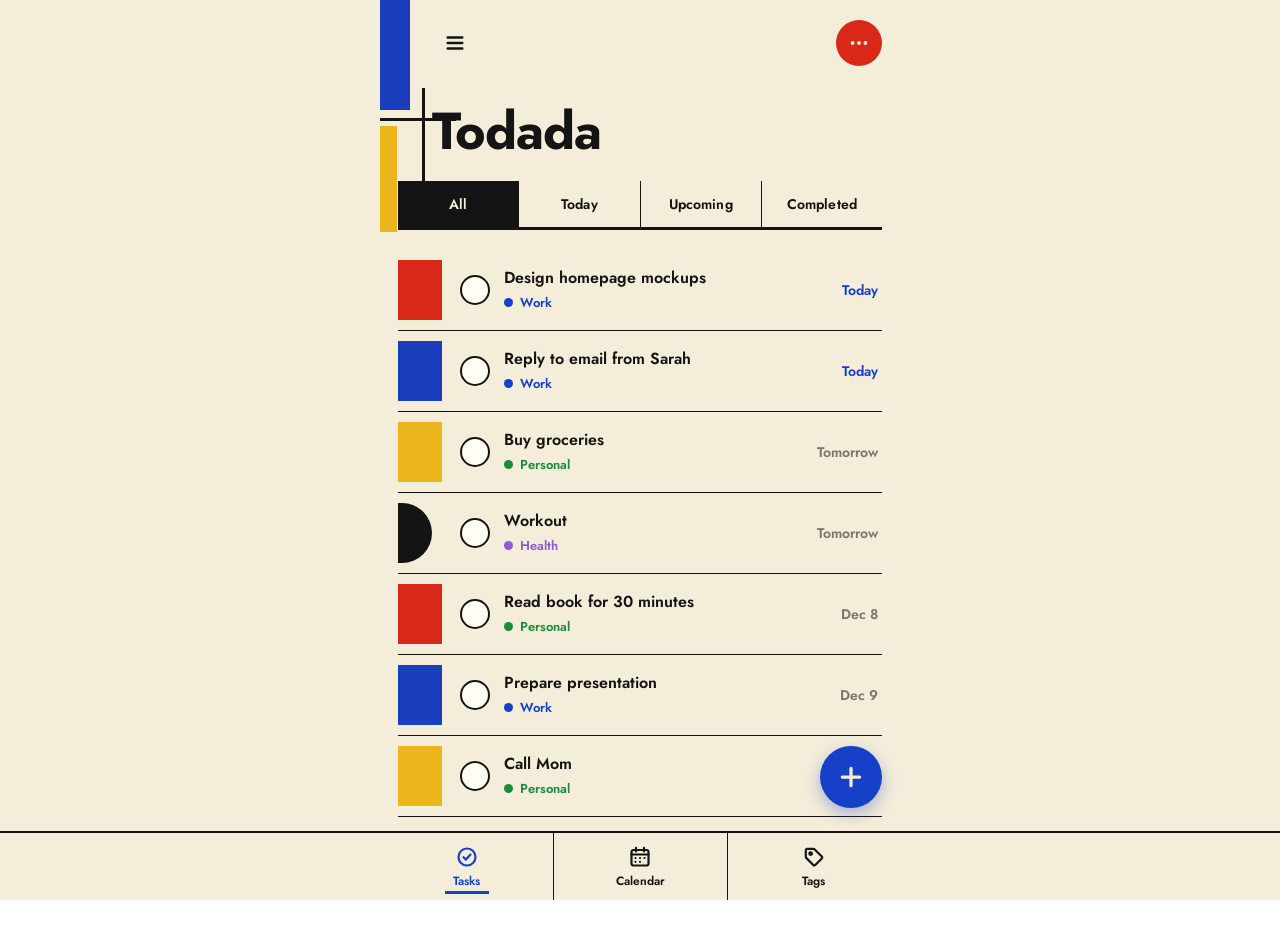
<file: index.html>
<!doctype html>
<html lang="en" data-theme="bauhaus">
<head>
<meta charset="utf-8">
<meta name="viewport" content="width=device-width, initial-scale=1, viewport-fit=cover">
<meta name="theme-color" content="#f4edda">
<title>Todada</title>
<link rel="preconnect" href="https://fonts.googleapis.com">
<link rel="preconnect" href="https://fonts.gstatic.com" crossorigin>
<link href="https://fonts.googleapis.com/css2?family=Archivo:wght@500;600;700;800;900&family=Caveat:wght@600;700&family=Hanken+Grotesk:ital,wght@0,400;0,500;0,600;0,700;0,800;1,600&family=Jost:wght@500;600;700;800&family=Oswald:wght@500;600;700&family=Permanent+Marker&display=swap" rel="stylesheet">
<link rel="stylesheet" href="css/base.css?v=4">
<link rel="stylesheet" href="css/theme-basquiat.css?v=4">
<link rel="stylesheet" href="css/theme-bauhaus.css?v=4">
<link rel="stylesheet" href="css/theme-brutalist.css?v=4">
<link rel="stylesheet" href="css/theme-kandinsky.css?v=4">
<link rel="stylesheet" href="css/theme-mondrian.css?v=4">
<link rel="stylesheet" href="css/theme-pollock.css?v=4">
</head>
<body>

<!-- SVG filters used by themes (Basquiat hand-drawn wobble) -->
<svg class="svg-defs" width="0" height="0" aria-hidden="true" focusable="false">
  <filter id="wobble" x="-5%" y="-5%" width="110%" height="110%">
    <feTurbulence type="fractalNoise" baseFrequency="0.012 0.03" numOctaves="2" seed="7" result="n"/>
    <feDisplacementMap in="SourceGraphic" in2="n" scale="4"/>
  </filter>
  <filter id="wobble-strong" x="-8%" y="-8%" width="116%" height="116%">
    <feTurbulence type="fractalNoise" baseFrequency="0.02 0.04" numOctaves="2" seed="3" result="n"/>
    <feDisplacementMap in="SourceGraphic" in2="n" scale="6"/>
  </filter>
</svg>

<div class="bg" aria-hidden="true"></div>

<div class="app">
  <header class="topbar">
    <button class="icon-btn" id="menuBtn" aria-label="Menu" aria-haspopup="dialog">
      <svg viewBox="0 0 24 24" width="22" height="22" fill="none" stroke="currentColor" stroke-width="2.6" stroke-linecap="round"><path d="M4 6h16M4 12h16M4 18h16"/></svg>
    </button>
    <button class="icon-btn" id="themeBtn" aria-label="Switch theme" aria-haspopup="dialog">
      <svg viewBox="0 0 24 24" width="22" height="22" fill="currentColor"><circle cx="5" cy="12" r="2.1"/><circle cx="12" cy="12" r="2.1"/><circle cx="19" cy="12" r="2.1"/></svg>
    </button>
  </header>

  <h1 class="title">Todada</h1>

  <nav class="tabs" id="tabs" aria-label="Filter tasks">
    <button class="tab active" data-filter="all">All</button>
    <button class="tab" data-filter="today">Today</button>
    <button class="tab" data-filter="upcoming">Upcoming</button>
    <button class="tab" data-filter="completed">Completed</button>
  </nav>

  <main class="content">
    <ul class="list" id="list"></ul>
    <p class="empty" id="empty" hidden></p>
  </main>

  <button class="fab" id="fab" aria-label="Add task">
    <svg viewBox="0 0 24 24" width="26" height="26" fill="none" stroke="currentColor" stroke-width="3" stroke-linecap="round"><path d="M12 4v16M4 12h16"/></svg>
  </button>

  <nav class="bottomnav" aria-label="Views">
    <div class="bottomnav-inner">
      <button class="navitem active" data-view="tasks">
        <svg viewBox="0 0 24 24" width="24" height="24" fill="none" stroke="currentColor" stroke-width="2.2" stroke-linecap="round" stroke-linejoin="round"><circle cx="12" cy="12" r="8.5"/><path d="M8.5 12.2l2.4 2.4 4.6-5"/></svg>
        <span>Tasks</span>
      </button>
      <button class="navitem" data-view="calendar">
        <svg viewBox="0 0 24 24" width="24" height="24" fill="none" stroke="currentColor" stroke-width="2.2" stroke-linecap="round" stroke-linejoin="round"><rect x="3.5" y="5" width="17" height="15.5" rx="2"/><path d="M3.5 9.5h17M8 2.8V6.4M16 2.8V6.4"/><path d="M7.5 13h.01M12 13h.01M16.5 13h.01M7.5 16.8h.01M12 16.8h.01"/></svg>
        <span>Calendar</span>
      </button>
      <button class="navitem" data-view="tags">
        <svg viewBox="0 0 24 24" width="24" height="24" fill="none" stroke="currentColor" stroke-width="2.2" stroke-linecap="round" stroke-linejoin="round"><path d="M3.8 11.5V5.2c0-.8.6-1.4 1.4-1.4h6.3c.4 0 .7.1 1 .4l7.3 7.3c.6.6.6 1.5 0 2l-6.5 6.5c-.6.6-1.5.6-2 0l-7.1-7.1a1.4 1.4 0 0 1-.4-1.4z"/><circle cx="8.6" cy="8.6" r="1.3"/></svg>
        <span>Tags</span>
      </button>
    </div>
  </nav>
</div>

<div class="backdrop" id="backdrop" hidden></div>

<section class="sheet" id="taskSheet" role="dialog" aria-modal="true" aria-labelledby="taskSheetTitle">
  <form id="taskForm">
    <h2 class="sheet-title" id="taskSheetTitle">New task</h2>
    <input class="field" id="fTitle" name="title" type="text" placeholder="What needs doing?" autocomplete="off" required maxlength="120">
    <div class="chips" role="radiogroup" aria-label="Tag">
      <label class="chip"><input type="radio" name="tag" value="work" checked><i class="dot" data-tag="work"></i>Work</label>
      <label class="chip"><input type="radio" name="tag" value="personal"><i class="dot" data-tag="personal"></i>Personal</label>
      <label class="chip"><input type="radio" name="tag" value="health"><i class="dot" data-tag="health"></i>Health</label>
    </div>
    <input class="field" id="fDue" name="due" type="date" aria-label="Due date">
    <div class="sheet-row">
      <button type="button" class="btn danger" id="fDelete" hidden>Delete</button>
      <button type="submit" class="btn primary" id="fSave">Save</button>
    </div>
  </form>
</section>

<section class="sheet" id="themeSheet" role="dialog" aria-modal="true" aria-labelledby="themeSheetTitle">
  <h2 class="sheet-title" id="themeSheetTitle">Theme</h2>
  <div class="theme-grid" id="themeGrid">
    <button class="theme-pick" data-pick="basquiat"><span class="sw"><i style="background:#f0b31c"></i><i style="background:#cf1f3f"></i><i style="background:#12100d"></i></span>Basquiat</button>
    <button class="theme-pick" data-pick="bauhaus"><span class="sw"><i style="background:#f4edda"></i><i style="background:#d92818"></i><i style="background:#1740c8"></i></span>Bauhaus</button>
    <button class="theme-pick" data-pick="brutalist"><span class="sw"><i style="background:#d9d7d0"></i><i style="background:#161616"></i><i style="background:#ff4d00"></i></span>Brutalist</button>
    <button class="theme-pick" data-pick="kandinsky"><span class="sw"><i style="background:#f3ecdd"></i><i style="background:#d15a28"></i><i style="background:#1d2b50"></i></span>Kandinsky</button>
    <button class="theme-pick" data-pick="mondrian"><span class="sw"><i style="background:#f5f5f2"></i><i style="background:#dd0e0e"></i><i style="background:#ffd400"></i></span>Mondrian</button>
    <button class="theme-pick" data-pick="pollock"><span class="sw"><i style="background:#ece4cf"></i><i style="background:#d7442c"></i><i style="background:#17150f"></i></span>Pollock</button>
  </div>
</section>

<section class="sheet" id="menuSheet" role="dialog" aria-modal="true" aria-labelledby="menuSheetTitle">
  <h2 class="sheet-title" id="menuSheetTitle">Menu</h2>
  <div class="menu-list">
    <button class="btn ghost" id="clearDone">Clear completed</button>
    <button class="btn ghost" id="restoreSamples">Restore sample tasks</button>
  </div>
</section>

<script src="js/app.js?v=4"></script>
<script async data-id="101502386" src="//static.getclicky.com/js"></script>
</body>
</html>
</file>
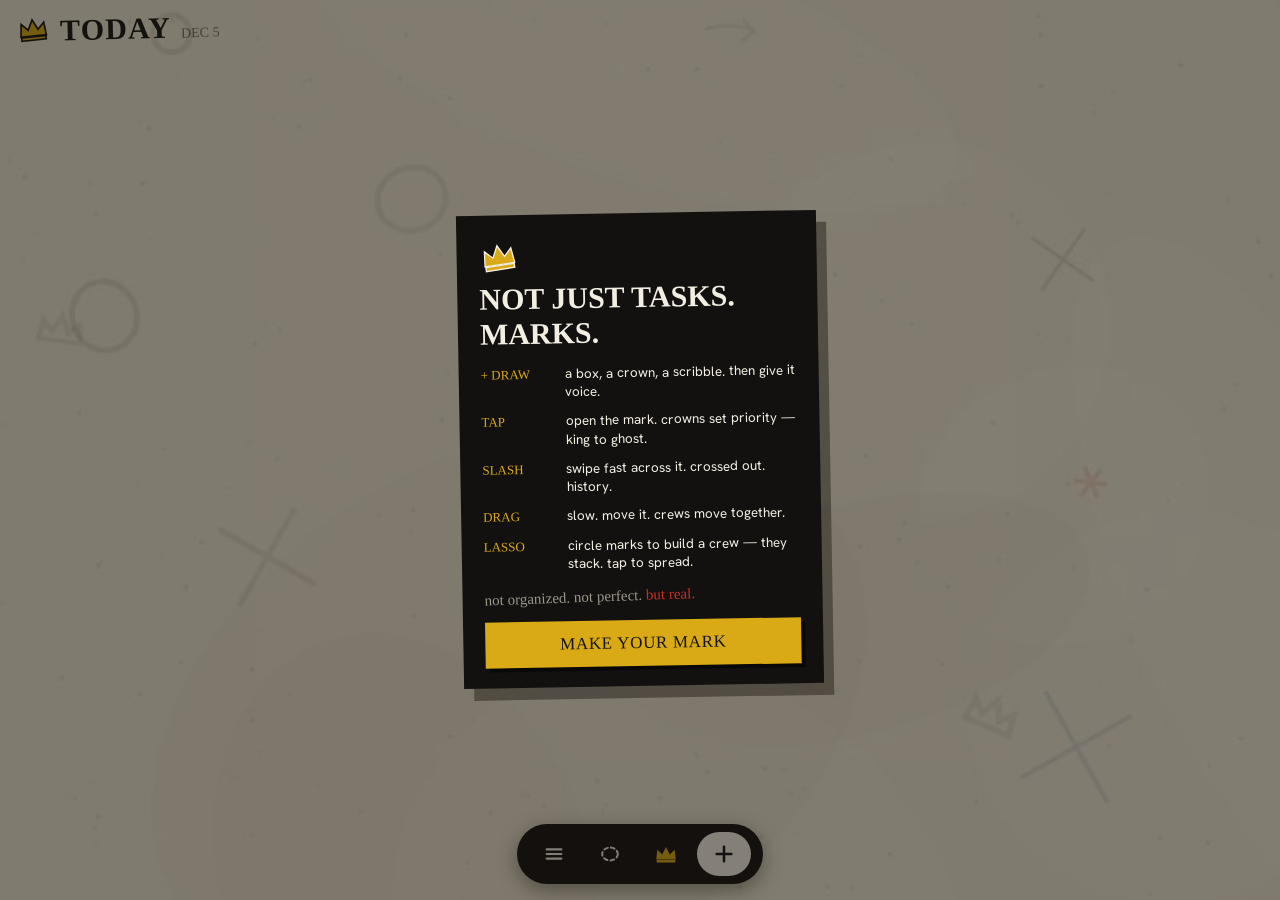
<file: basquiat/index.html>
<!DOCTYPE html>
<html lang="en">
<head>
  <meta charset="UTF-8" />
  <meta name="viewport" content="width=device-width, initial-scale=1.0, maximum-scale=1.0, user-scalable=no, viewport-fit=cover" />
  <meta name="theme-color" content="#efe7d6" />
  <title>Basquiat / Todo — Todada</title>
  <link rel="preconnect" href="https://fonts.googleapis.com" />
  <link rel="preconnect" href="https://fonts.gstatic.com" crossorigin />
  <link href="https://fonts.googleapis.com/css2?family=Permanent+Marker&family=Hanken+Grotesk:wght@400;600;700&display=swap" rel="stylesheet" />
  <link rel="stylesheet" href="style.css?v=16" />
</head>
<body>

  <!-- The canvas. Tasks live as marks. -->
  <div class="stage" id="stage">
    <div class="world" id="world">
      <div class="rings" id="rings"></div>
      <div class="marks" id="marks"></div>
    </div>
    <canvas class="scratch" id="scratch"></canvas>
    <div class="hint" id="hint" hidden>
      <p>NOT JUST TASKS.<br/>MARKS.</p>
      <p class="hint-sub">tap + and draw something</p>
    </div>
    <div class="scrollbar" id="scrollbar" hidden></div>
  </div>

  <header class="topbar">
    <svg class="crown-logo" viewBox="0 0 24 18" aria-hidden="true"><path d="M3 14 L4 5 L8.5 9.5 L12 2.5 L15.5 9.5 L20 5 L21 14 Z" /><rect x="3.4" y="14.5" width="17.2" height="2.4" /></svg>
    <h1 class="day-title" id="dayTitle">Today</h1>
    <span class="day-date" id="dayDate"></span>
  </header>

  <!-- draw-mode chrome -->
  <div class="drawbar" id="drawbar" hidden>
    <button class="draw-cancel" id="drawCancel" aria-label="Cancel">✕</button>
    <div class="pens">
      <button class="pen" data-pen="black" aria-label="Black — major / focus"></button>
      <button class="pen" data-pen="red" aria-label="Red — urgent / fire"></button>
      <button class="pen" data-pen="blue" aria-label="Blue — work / projects"></button>
      <button class="pen" data-pen="yellow" aria-label="Yellow — ideas / maybe"></button>
    </div>
    <button class="draw-done" id="drawDone" aria-label="Done drawing">✓</button>
  </div>
  <div class="draw-hint" id="drawHint" hidden>MAKE A MARK.<br/><span>a box, a line, a crown, a scribble</span></div>
  <div class="draw-hint lasso-hint" id="lassoHint" hidden>BUILD A CREW.<br/><span>circle the marks that move together</span></div>

  <nav class="bottombar" id="bottombar">
    <button class="bar-btn" id="layersBtn" aria-label="Focus">
      <svg viewBox="0 0 24 24" fill="none" stroke="currentColor" stroke-width="2.4" stroke-linecap="round"><path d="M4 7h16M4 12h16M4 17h16"/></svg>
    </button>
    <button class="bar-btn" id="lassoBtn" aria-label="Lasso a crew">
      <svg viewBox="0 0 24 24" fill="none" stroke="currentColor" stroke-width="2.2" stroke-linecap="round" stroke-dasharray="4 3.4"><ellipse cx="12" cy="12" rx="8.5" ry="7"/></svg>
    </button>
    <button class="bar-btn crown-btn" id="crownBtn" aria-label="The day">
      <svg viewBox="0 0 24 18"><path d="M3 14 L4 5 L8.5 9.5 L12 2.5 L15.5 9.5 L20 5 L21 14 Z"/><rect x="3.4" y="14.5" width="17.2" height="2.4"/></svg>
    </button>
    <button class="bar-btn add-btn" id="addBtn" aria-label="Make a mark">
      <svg viewBox="0 0 24 24" fill="none" stroke="currentColor" stroke-width="2.8" stroke-linecap="round"><path d="M12 4v16M4 12h16"/></svg>
    </button>
  </nav>

  <!-- name-it overlay -->
  <div class="name-overlay" id="nameOverlay" hidden>
    <div class="name-block">
      <div class="name-shape" id="nameShape" hidden></div>
      <textarea id="nameInput" rows="2" placeholder="GIVE IT VOICE" maxlength="60" autocomplete="off"></textarea>
      <div class="name-actions">
        <button id="nameCancel">SCRAP IT</button>
        <button id="nameDone">MAKE IT</button>
      </div>
    </div>
  </div>

  <!-- inspect panel -->
  <div class="backdrop" id="backdrop" hidden></div>
  <section class="panel" id="inspect" hidden></section>

  <!-- layers sheet -->
  <section class="panel" id="layersSheet" hidden>
    <div class="panel-head">
      <h2>Focus</h2>
      <button class="panel-x" data-close aria-label="Close">✕</button>
    </div>
    <div class="focus-row" id="layerList"></div>
  </section>

  <!-- the day sheet: notices, palette, archive -->
  <section class="panel" id="daySheet" hidden>
    <div class="panel-head">
      <h2>The Day</h2>
      <button class="panel-x" data-close aria-label="Close">✕</button>
    </div>
    <ul class="notices" id="notices"></ul>
    <div class="day-actions">
      <button id="saveImage">SAVE IMAGE</button>
      <button id="archiveDay">ARCHIVE DAY</button>
    </div>
  </section>

  <!-- first-run onboarding -->
  <div class="onboard" id="onboard" hidden>
    <div class="onboard-card">
      <svg class="ob-crown" viewBox="0 0 24 18"><path d="M3 14 L4 5 L8.5 9.5 L12 2.5 L15.5 9.5 L20 5 L21 14 Z"/><rect x="3.4" y="14.5" width="17.2" height="2.4"/></svg>
      <h2>Not just tasks.<br/>Marks.</h2>
      <ul class="ob-list">
        <li><span class="ob-k">+ DRAW</span>a box, a crown, a scribble. then give it voice.</li>
        <li><span class="ob-k">TAP</span>open the mark. crowns set priority — king to ghost.</li>
        <li><span class="ob-k">SLASH</span>swipe fast across it. crossed out. history.</li>
        <li><span class="ob-k">DRAG</span>slow. move it. crews move together.</li>
        <li><span class="ob-k">LASSO</span>circle marks to build a crew — they stack. tap to spread.</li>
      </ul>
      <p class="ob-sub">not organized. not perfect. <em>but real.</em></p>
      <button class="ob-go" id="onboardGo">MAKE YOUR MARK</button>
    </div>
  </div>

  <div class="toast" id="toast" hidden>
    <span id="toastText"></span>
    <button id="toastAction" hidden></button>
  </div>

  <script src="app.js?v=16"></script>
</body>
</html>
</file>
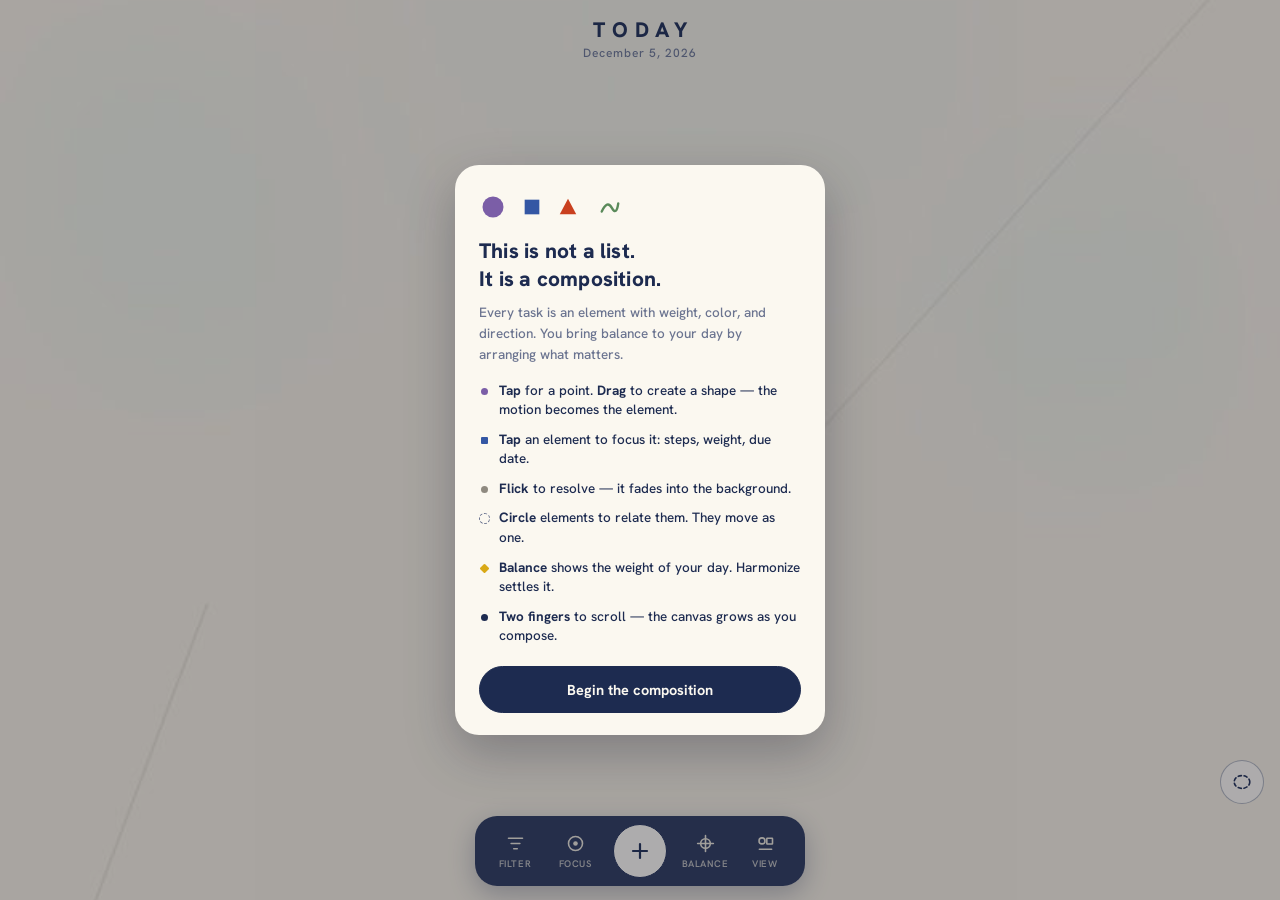
<file: kandinski/index.html>
<!DOCTYPE html>
<html lang="en">
<head>
  <meta charset="UTF-8" />
  <meta name="viewport" content="width=device-width, initial-scale=1.0, maximum-scale=1.0, user-scalable=no, viewport-fit=cover" />
  <meta name="theme-color" content="#f3ecdd" />
  <title>Kandinski / Todo — Todada</title>
  <link rel="preconnect" href="https://fonts.googleapis.com" />
  <link rel="preconnect" href="https://fonts.gstatic.com" crossorigin />
  <link href="https://fonts.googleapis.com/css2?family=Hanken+Grotesk:wght@400;500;600;700;800&display=swap" rel="stylesheet" />
  <link rel="stylesheet" href="style.css?v=5" />
</head>
<body>

  <!-- The composition. Each shape is a task. -->
  <div class="stage" id="stage">
    <div class="world" id="world">
      <div class="rings" id="rings"></div>
      <div class="marks" id="marks"></div>
    </div>
    <canvas class="scratch" id="scratch"></canvas>
    <div class="hint" id="hint" hidden>
      <p>This is not a list.<br/>It is a composition.</p>
      <p class="hint-sub">Tap for a point. Drag to create a shape.</p>
    </div>
    <div class="scrollbar" id="scrollbar" hidden></div>
  </div>

  <header class="topbar">
    <h1 class="day-title">Today</h1>
    <span class="day-date" id="dayDate"></span>
  </header>

  <nav class="bottombar" id="bottombar">
    <button class="bar-btn" id="filterBtn" aria-label="Filter">
      <svg viewBox="0 0 24 24" fill="none" stroke="currentColor" stroke-width="1.8" stroke-linecap="round"><path d="M4 6h16M7 12h10M10 18h4"/></svg>
      <span>Filter</span>
    </button>
    <button class="bar-btn" id="focusBtn" aria-label="Focus">
      <svg viewBox="0 0 24 24" fill="none" stroke="currentColor" stroke-width="1.8"><circle cx="12" cy="12" r="8"/><circle cx="12" cy="12" r="2.6" fill="currentColor" stroke="none"/></svg>
      <span>Focus</span>
    </button>
    <button class="bar-btn add-btn" id="addBtn" aria-label="Add a task">
      <svg viewBox="0 0 24 24" fill="none" stroke="currentColor" stroke-width="2.2" stroke-linecap="round"><path d="M12 5v14M5 12h14"/></svg>
    </button>
    <button class="bar-btn" id="balanceBtn" aria-label="Balance">
      <svg viewBox="0 0 24 24" fill="none" stroke="currentColor" stroke-width="1.8" stroke-linecap="round"><path d="M12 3v18M3 12h18"/><circle cx="12" cy="12" r="5.5"/></svg>
      <span>Balance</span>
    </button>
    <button class="bar-btn" id="viewBtn" aria-label="View">
      <svg viewBox="0 0 24 24" fill="none" stroke="currentColor" stroke-width="1.8" stroke-linecap="round"><circle cx="8" cy="9" r="3.4"/><rect x="13.5" y="6" width="6.5" height="6.5" rx="0.5"/><path d="M5 18.5h14"/></svg>
      <span>View</span>
    </button>
  </nav>

  <button class="lasso-fab" id="lassoBtn" aria-label="Lasso to group">
    <svg viewBox="0 0 24 24" fill="none" stroke="currentColor" stroke-width="1.8" stroke-linecap="round" stroke-dasharray="3.4 3"><ellipse cx="12" cy="12" rx="8.5" ry="7"/></svg>
  </button>
  <div class="mode-hint" id="lassoHint" hidden>Circle the elements that belong together.</div>

  <!-- name & intent sheet -->
  <div class="backdrop" id="backdrop" hidden></div>
  <section class="sheet" id="nameSheet" hidden>
    <input class="name-input" id="nameInput" type="text" placeholder="Name it. Give it meaning." maxlength="60" autocomplete="off" />
    <div class="pick-row" id="shapeRow" role="radiogroup" aria-label="Shape — type of work"></div>
    <div class="pick-row color-picks" id="colorRow" role="radiogroup" aria-label="Color — context"></div>
    <div class="sheet-actions">
      <button class="ghost-btn" id="nameCancel">Let it go</button>
      <button class="solid-btn" id="nameDone">Place it</button>
    </div>
  </section>

  <!-- inspect sheet -->
  <section class="sheet" id="inspect" hidden></section>

  <!-- filter sheet: color and shape are the categories -->
  <section class="sheet" id="filterSheet" hidden>
    <div class="sheet-head">
      <h2>Filter</h2>
      <button class="sheet-x" data-close aria-label="Close">✕</button>
    </div>
    <h3 class="sheet-sub">Color — the context</h3>
    <div class="pick-row filter-row" id="filterColors"></div>
    <h3 class="sheet-sub">Shape — the kind of work</h3>
    <div class="pick-row filter-row" id="filterShapes"></div>
    <div class="filter-done-row">
      <button class="chip" id="filterDone">Show resolved</button>
    </div>
    <p class="sheet-note">Tap to hide or show. Any mix can be on.</p>
  </section>

  <!-- view sheet: daily palette, notices, symbol guide -->
  <section class="sheet" id="viewSheet" hidden>
    <div class="sheet-head">
      <h2>The Day</h2>
      <button class="sheet-x" data-close aria-label="Close">✕</button>
    </div>
    <h3 class="sheet-sub">What kind of day?</h3>
    <div class="tone-grid" id="toneGrid"></div>
    <h3 class="sheet-sub">Notices</h3>
    <ul class="notices" id="notices"></ul>
    <h3 class="sheet-sub">The language</h3>
    <div class="legend" id="legend"></div>
  </section>

  <!-- balance overlay -->
  <div class="balance-veil" id="balanceVeil" hidden>
    <svg class="balance-svg" id="balanceSvg"></svg>
    <div class="balance-card">
      <p id="balanceVerdict"></p>
      <div class="sheet-actions">
        <button class="ghost-btn" id="balanceClose">Leave it</button>
        <button class="solid-btn" id="harmonize">Harmonize</button>
      </div>
    </div>
  </div>

  <!-- first-run onboarding -->
  <div class="onboard" id="onboard" hidden>
    <div class="onboard-card">
      <div class="ob-shapes" aria-hidden="true">
        <svg viewBox="0 0 24 24"><circle cx="12" cy="12" r="9" fill="#7b5ea7"/></svg>
        <svg viewBox="0 0 24 24"><rect x="4" y="4" width="16" height="16" fill="#3457a4"/></svg>
        <svg viewBox="0 0 24 24"><polygon points="12,3 21,20 3,20" fill="#c9401f"/></svg>
        <svg viewBox="0 0 24 24"><path d="M3 17 Q9 4 14 13 T21 8" fill="none" stroke="#5a8a5a" stroke-width="2.6" stroke-linecap="round"/></svg>
      </div>
      <h2>This is not a list.<br/>It is a composition.</h2>
      <p class="ob-lede">Every task is an element with weight, color, and direction. You bring balance to your day by arranging what matters.</p>
      <ul class="ob-list">
        <li><b>Tap</b> for a point. <b>Drag</b> to create a shape — the motion becomes the element.</li>
        <li><b>Tap</b> an element to focus it: steps, weight, due date.</li>
        <li><b>Flick</b> to resolve — it fades into the background.</li>
        <li><b>Circle</b> elements to relate them. They move as one.</li>
        <li><b>Balance</b> shows the weight of your day. Harmonize settles it.</li>
        <li><b>Two fingers</b> to scroll — the canvas grows as you compose.</li>
      </ul>
      <button class="ob-go" id="onboardGo">Begin the composition</button>
    </div>
  </div>

  <div class="toast" id="toast" hidden>
    <span id="toastText"></span>
    <button id="toastAction" hidden></button>
  </div>

  <script src="app.js?v=4"></script>
</body>
</html>
</file>
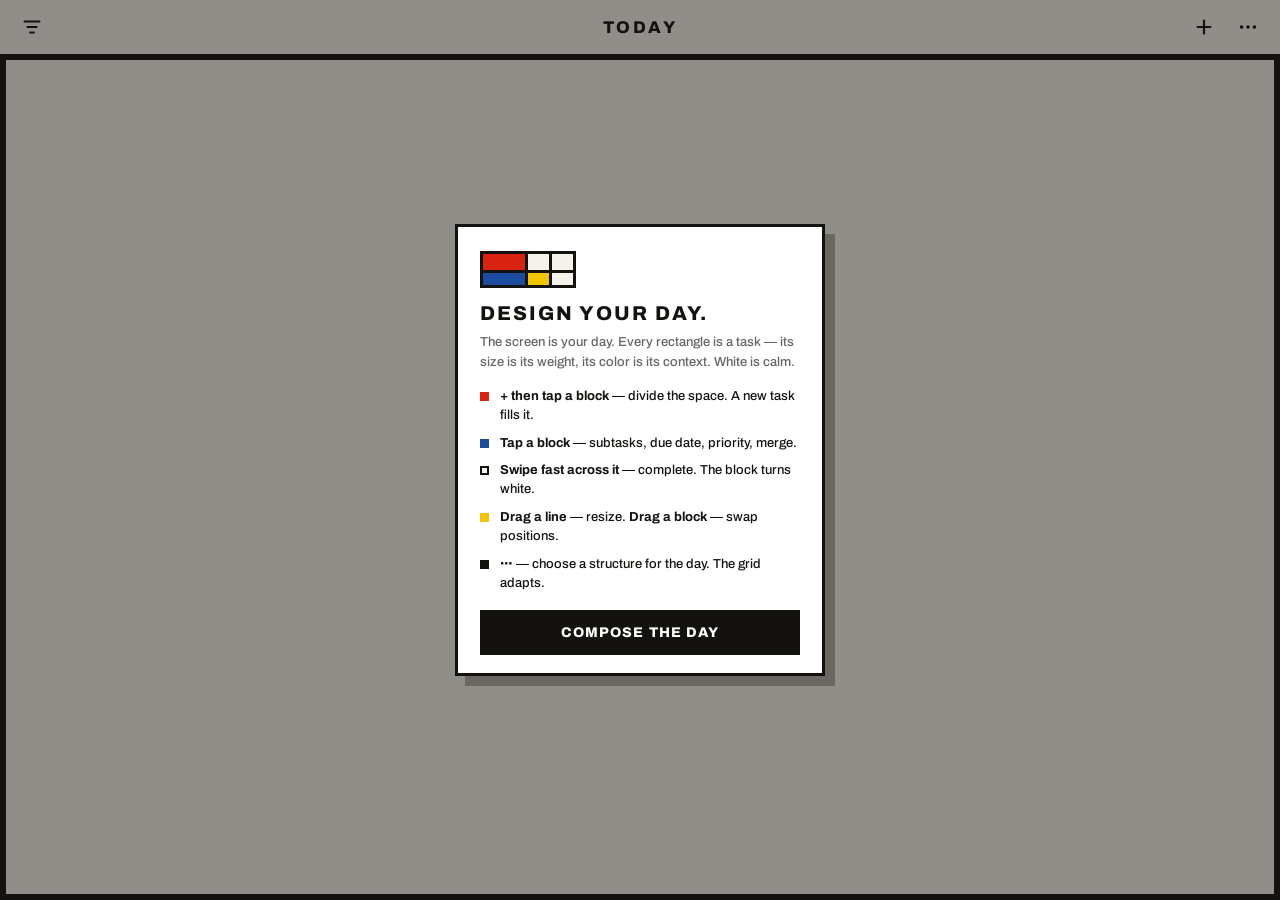
<file: mondrian/index.html>
<!DOCTYPE html>
<html lang="en">
<head>
  <meta charset="UTF-8" />
  <meta name="viewport" content="width=device-width, initial-scale=1.0, maximum-scale=1.0, user-scalable=no, viewport-fit=cover" />
  <meta name="theme-color" content="#f6f3ec" />
  <title>Mondrian / Todo — Todada</title>
  <link rel="preconnect" href="https://fonts.googleapis.com" />
  <link rel="preconnect" href="https://fonts.gstatic.com" crossorigin />
  <link href="https://fonts.googleapis.com/css2?family=Archivo:wght@500;600;700;800&display=swap" rel="stylesheet" />
  <link rel="stylesheet" href="style.css?v=5" />
</head>
<body>

  <header class="topbar">
    <button class="top-btn" id="filterBtn" aria-label="Filter">
      <svg viewBox="0 0 24 24" fill="none" stroke="currentColor" stroke-width="2.4" stroke-linecap="round"><path d="M4 6h16M7 12h10M10 18h4"/></svg>
    </button>
    <h1 class="day-title">Today</h1>
    <div class="top-right">
      <button class="top-btn" id="splitBtn" aria-label="Add a task — split a block">
        <svg viewBox="0 0 24 24" fill="none" stroke="currentColor" stroke-width="2.4" stroke-linecap="round"><path d="M12 5v14M5 12h14"/></svg>
      </button>
      <button class="top-btn" id="menuBtn" aria-label="Menu">
        <svg viewBox="0 0 24 24" fill="currentColor"><circle cx="5" cy="12" r="2"/><circle cx="12" cy="12" r="2"/><circle cx="19" cy="12" r="2"/></svg>
      </button>
    </div>
  </header>

  <!-- The composition: every rectangle is a task -->
  <main class="frame" id="frame">
    <div class="grid" id="grid"></div>
    <div class="mode-hint" id="splitHint" hidden>Tap a block to divide its space.</div>
  </main>

  <!-- drag ghost while rearranging -->
  <div class="drag-ghost" id="dragGhost" hidden></div>

  <!-- name card -->
  <div class="backdrop" id="backdrop" hidden></div>
  <section class="card" id="nameCard" hidden>
    <h2 id="nameCardTitle">New Task</h2>
    <input id="nameInput" type="text" placeholder="What is it?" maxlength="60" autocomplete="off" />
    <p class="card-label">Category</p>
    <div class="cat-row" id="catRow"></div>
    <div class="card-actions">
      <button class="btn-plain" id="nameCancel">Cancel</button>
      <button class="btn-solid" id="nameSave">Save</button>
    </div>
  </section>

  <!-- inspect card -->
  <section class="card" id="inspect" hidden></section>

  <!-- filter card: color is the category -->
  <section class="card" id="filterCard" hidden>
    <div class="card-head">
      <h2>Filter</h2>
      <button class="card-x" data-close aria-label="Close">✕</button>
    </div>
    <p class="card-label">Category</p>
    <div class="cat-row filter-cats" id="filterRow"></div>
    <div class="filter-done-row">
      <button class="chip" id="filterDone">Show completed</button>
    </div>
    <p class="card-note">Tap to hide or show. Hidden colors rest as open space.</p>
  </section>

  <!-- menu card: daily structure + notices -->
  <section class="card" id="menuCard" hidden>
    <div class="card-head">
      <h2>Choose Your Day</h2>
      <button class="card-x" data-close aria-label="Close">✕</button>
    </div>
    <div class="structs" id="structs"></div>
    <p class="card-label">Notices</p>
    <ul class="notices" id="notices"></ul>
    <button class="btn-line" id="clearDone">Clear completed into open space</button>
  </section>

  <!-- first-run onboarding -->
  <div class="onboard" id="onboard" hidden>
    <div class="onboard-card">
      <div class="ob-grid" aria-hidden="true">
        <i style="background:#d92311"></i><i style="background:#f6f3ec"></i>
        <i style="background:#f6f3ec"></i><i style="background:#1a4ba0"></i>
        <i style="background:#f2c500"></i><i style="background:#f6f3ec"></i>
      </div>
      <h2>Design your day.</h2>
      <p class="ob-lede">The screen is your day. Every rectangle is a task — its size is its weight, its color is its context. White is calm.</p>
      <ul class="ob-list">
        <li><b>+ then tap a block</b> — divide the space. A new task fills it.</li>
        <li><b>Tap a block</b> — subtasks, due date, priority, merge.</li>
        <li><b>Swipe fast across it</b> — complete. The block turns white.</li>
        <li><b>Drag a line</b> — resize. <b>Drag a block</b> — swap positions.</li>
        <li><b>⋯</b> — choose a structure for the day. The grid adapts.</li>
      </ul>
      <button class="ob-go" id="onboardGo">Compose the day</button>
    </div>
  </div>

  <div class="toast" id="toast" hidden>
    <span id="toastText"></span>
    <button id="toastAction" hidden></button>
  </div>

  <script src="app.js?v=5"></script>
</body>
</html>
</file>
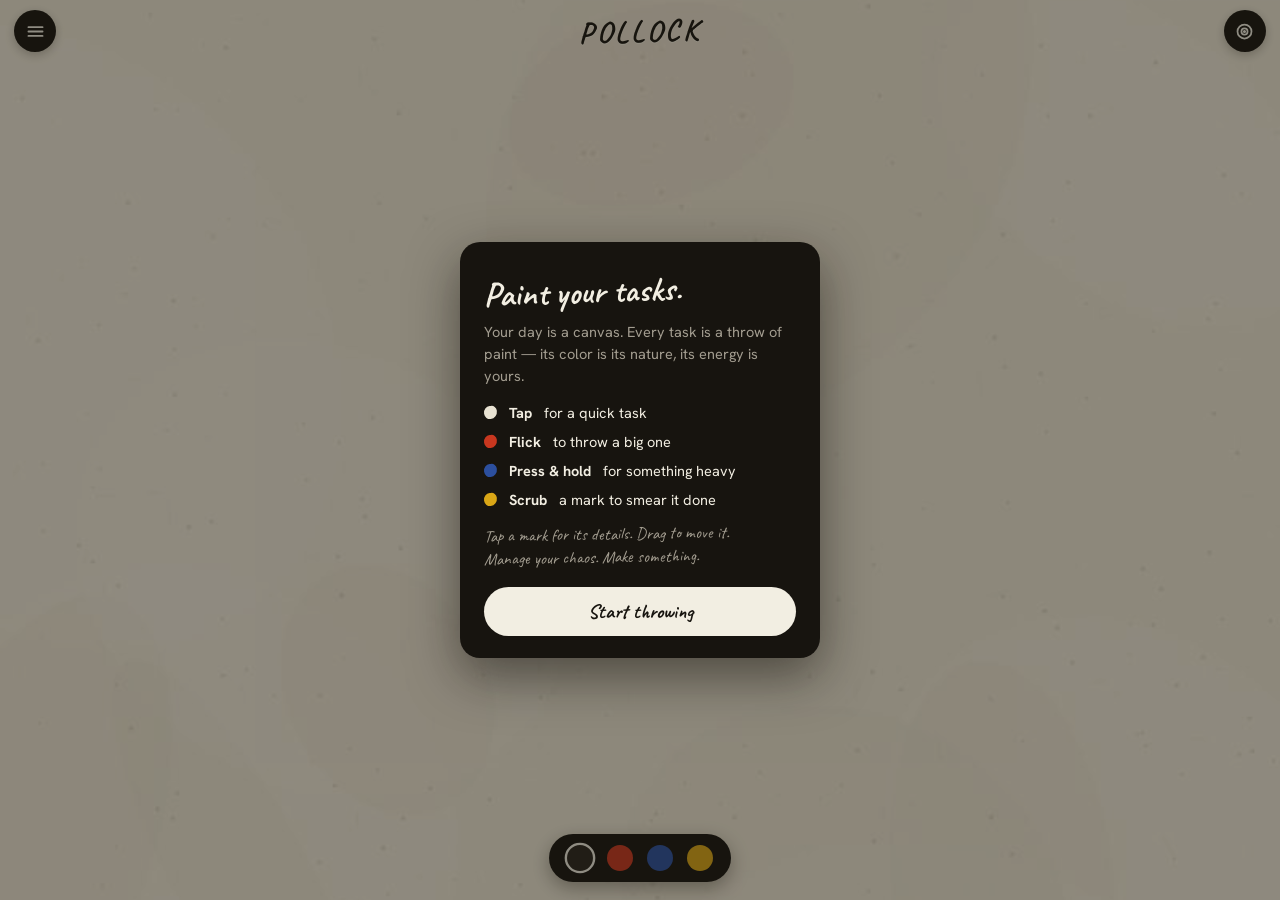
<file: pollock/index.html>
<!DOCTYPE html>
<html lang="en">
<head>
  <meta charset="UTF-8" />
  <meta name="viewport" content="width=device-width, initial-scale=1.0, maximum-scale=1.0, user-scalable=no, viewport-fit=cover" />
  <meta name="theme-color" content="#efe7d6" />
  <title>Pollock / Todo — Todada</title>
  <link rel="preconnect" href="https://fonts.googleapis.com" />
  <link rel="preconnect" href="https://fonts.gstatic.com" crossorigin />
  <link href="https://fonts.googleapis.com/css2?family=Caveat:wght@600;700&family=Hanken+Grotesk:wght@400;500;600;700&display=swap" rel="stylesheet" />
  <link rel="stylesheet" href="style.css?v=5" />
</head>
<body>

  <!-- The canvas. Each mark is a task. -->
  <div class="stage" id="stage">
    <div class="world" id="world">
      <div class="marks" id="marks"></div>
    </div>
    <div class="hint" id="hint" hidden>
      <p>Flick, tap, or press&nbsp;&amp;&nbsp;hold<br/>to throw a task onto the canvas.</p>
      <p class="hint-sub">Scrub a mark to smear it done.</p>
    </div>
    <div class="scrollbar" id="scrollbar" hidden></div>
  </div>

  <!-- Chrome floats above the paint -->
  <header class="topbar">
    <button class="icon-btn" id="focusBtn" aria-label="Focus">
      <svg viewBox="0 0 24 24" fill="none" stroke="currentColor" stroke-width="2.2" stroke-linecap="round"><path d="M4 7h16M4 12h16M4 17h16"/></svg>
    </button>
    <h1 class="layer-title">Pollock</h1>
    <button class="icon-btn" id="moodBtn" aria-label="Daily setup">
      <svg viewBox="0 0 24 24" fill="none" stroke="currentColor" stroke-width="2"><circle cx="12" cy="12" r="8"/><circle cx="12" cy="12" r="3.5"/><circle cx="12" cy="12" r="0.8" fill="currentColor"/></svg>
    </button>
  </header>

  <div class="toolbar" id="toolbar" role="radiogroup" aria-label="Ink for new marks">
    <button class="ink" data-ink="black" title="Black — high impact" aria-label="Black ink, high impact"></button>
    <button class="ink" data-ink="red" title="Red — urgent / time sensitive" aria-label="Red ink, urgent"></button>
    <button class="ink" data-ink="blue" title="Blue — work / projects" aria-label="Blue ink, work"></button>
    <button class="ink" data-ink="yellow" title="Yellow — quick / small" aria-label="Yellow ink, quick"></button>
  </div>

  <!-- Name-it bubble -->
  <div class="bubble" id="bubble" hidden>
    <input id="bubbleInput" type="text" placeholder="Name it…" autocomplete="off" enterkeyhint="done" maxlength="80" />
    <button class="bubble-x" id="bubbleCancel" aria-label="Discard">×</button>
  </div>

  <!-- Inspect popover -->
  <div class="popover" id="popover" hidden></div>

  <div class="backdrop" id="backdrop" hidden></div>

  <!-- Focus sheet: the color filter -->
  <section class="sheet" id="focusSheet" aria-label="Focus" hidden>
    <div class="sheet-head">
      <h2>Focus</h2>
      <button class="sheet-x" data-close aria-label="Close">×</button>
    </div>
    <div class="focus-row" id="focusRow"></div>
    <button class="sheet-action" id="clearDone">Scrape off smeared marks</button>
  </section>

  <!-- Daily setup sheet -->
  <section class="sheet" id="moodSheet" aria-label="Daily setup" hidden>
    <div class="sheet-head">
      <h2>What kind of day is this?</h2>
      <button class="sheet-x" data-close aria-label="Close">×</button>
    </div>
    <ul class="mood-list" id="moodList"></ul>
    <p class="sheet-note">The canvas adapts to your energy.</p>
  </section>

  <!-- first-run onboarding -->
  <div class="onboard" id="onboard" hidden>
    <div class="onboard-card">
      <h2>Paint your tasks.</h2>
      <p class="ob-lede">Your day is a canvas. Every task is a throw of paint — its color is its nature, its energy is yours.</p>
      <ul class="ob-list">
        <li><i style="background:#e8e2d2"></i><b>Tap</b> for a quick task</li>
        <li><i style="background:#c8371f"></i><b>Flick</b> to throw a big one</li>
        <li><i style="background:#2c4f9e"></i><b>Press &amp; hold</b> for something heavy</li>
        <li><i style="background:#d9a616"></i><b>Scrub</b> a mark to smear it done</li>
      </ul>
      <p class="ob-sub">Tap a mark for its details. Drag to move it.<br/>Manage your chaos. Make something.</p>
      <button class="ob-go" id="onboardGo">Start throwing</button>
    </div>
  </div>

  <div class="toast" id="toast" hidden>
    <span id="toastText"></span>
    <button id="toastAction" hidden></button>
  </div>

  <script src="app.js?v=5"></script>
</body>
</html>
</file>
<file: css/base.css>
/* ============================================================
   base.css — structure only. Every visual decision is a token.
   Themes override tokens (and add decoration) under [data-theme].
   ============================================================ */

:root {
  --font-display: 'Jost', sans-serif;
  --font-body: 'Jost', sans-serif;

  --ink: #17150f;
  --ink-muted: rgba(23, 21, 15, 0.55);
  --accent: #1740c8;

  --title-size: 42px;
  --title-weight: 700;
  --title-transform: none;
  --title-style: normal;
  --title-spacing: -0.01em;

  --surface: #ffffff;
  --surface-border-w: 0px;
  --surface-border: transparent;
  --radius-card: 16px;
  --shadow-card: 0 2px 10px rgba(0, 0, 0, 0.06);
  --task-pad: 16px;
  --task-gap: 10px;

  --tabs-bg: transparent;
  --tabs-border-w: 0px;
  --tabs-border: transparent;
  --tabs-radius: 999px;
  --tab-radius: 999px;
  --tab-ink: var(--ink);
  --tab-active-bg: var(--ink);
  --tab-active-ink: #fff;
  --tab-transform: none;
  --tab-weight: 600;
  --tab-size: 13px;

  --check-size: 30px;
  --check-border-w: 2.5px;
  --check-border: var(--ink);
  --check-radius: 50%;
  --check-done-bg: var(--ink);
  --check-done-ink: #fff;

  --dot-radius: 50%;
  --tag-work: #2563eb;
  --tag-personal: #15803d;
  --tag-health: #7c3aed;
  --tag-transform: none;
  --tag-size: 13px;

  --due-size: 14px;
  --due-weight: 600;
  --due-transform: none;

  --btn-bg: transparent;
  --btn-ink: var(--ink);
  --btn-border-w: 0px;
  --btn-border: transparent;
  --btn-radius: 12px;

  --fab-bg: var(--ink);
  --fab-ink: #fff;
  --fab-radius: 50%;
  --fab-border-w: 0px;
  --fab-border: transparent;
  --fab-shadow: 0 8px 20px rgba(0, 0, 0, 0.25);

  --nav-bg: #fff;
  --nav-ink: var(--ink-muted);
  --nav-active: var(--ink);
  --nav-border-w: 0px;
  --nav-border: transparent;
  --nav-radius: 0;
  --nav-shadow: none;
  --nav-label-size: 12px;
  --nav-transform: none;

  --sheet-bg: #fff;
  --sheet-radius: 24px 24px 0 0;
  --sheet-border-w: 0px;
  --sheet-border: transparent;
  --field-bg: rgba(0, 0, 0, 0.05);
  --field-border-w: 0px;
  --field-border: transparent;
  --field-radius: 12px;

  --group-size: 13px;
  --group-transform: uppercase;

  --app-max: 520px;
}

* { box-sizing: border-box; }
html, body { margin: 0; padding: 0; }

html {
  -webkit-text-size-adjust: 100%;
}

body {
  font-family: var(--font-body);
  color: var(--ink);
  min-height: 100dvh;
}

.svg-defs { position: absolute; width: 0; height: 0; overflow: hidden; }

/* Full-viewport themed background layer */
.bg {
  position: fixed;
  inset: 0;
  z-index: -1;
  background: #eee;
}

.app {
  max-width: var(--app-max);
  margin: 0 auto;
  min-height: 100dvh;
  padding: 12px 18px calc(120px + env(safe-area-inset-bottom));
  position: relative;
}

/* ---------- top bar ---------- */
.topbar {
  display: flex;
  justify-content: space-between;
  align-items: center;
  padding: 8px 0 4px;
}

.icon-btn {
  width: 46px;
  height: 46px;
  display: grid;
  place-items: center;
  background: var(--btn-bg);
  color: var(--btn-ink);
  border: var(--btn-border-w) solid var(--btn-border);
  border-radius: var(--btn-radius);
  cursor: pointer;
  padding: 0;
}
.icon-btn:active { transform: scale(0.94); }

/* ---------- title ---------- */
.title {
  font-family: var(--font-display);
  font-size: var(--title-size);
  font-weight: var(--title-weight);
  font-style: var(--title-style);
  text-transform: var(--title-transform);
  letter-spacing: var(--title-spacing);
  line-height: 1.05;
  margin: 18px 2px 20px;
}

/* ---------- filter tabs ---------- */
.tabs {
  display: flex;
  background: var(--tabs-bg);
  border: var(--tabs-border-w) solid var(--tabs-border);
  border-radius: var(--tabs-radius);
  margin-bottom: 20px;
  overflow: hidden;
}

.tab {
  flex: 1;
  padding: 12px 2px;
  font-family: var(--font-body);
  font-size: var(--tab-size);
  font-weight: var(--tab-weight);
  text-transform: var(--tab-transform);
  letter-spacing: 0.01em;
  color: var(--tab-ink);
  background: transparent;
  border: 0;
  border-radius: var(--tab-radius);
  cursor: pointer;
  white-space: nowrap;
}

.tab.active {
  background: var(--tab-active-bg);
  color: var(--tab-active-ink);
}

/* ---------- task list ---------- */
.list {
  list-style: none;
  margin: 0;
  padding: 0;
  display: flex;
  flex-direction: column;
  gap: var(--task-gap);
}

.task {
  position: relative;
  display: grid;
  grid-template-columns: auto 1fr auto;
  align-items: center;
  gap: 14px;
  padding: var(--task-pad);
  background: var(--surface);
  border: var(--surface-border-w) solid var(--surface-border);
  border-radius: var(--radius-card);
  box-shadow: var(--shadow-card);
  animation: task-in 0.35s both;
  animation-delay: calc(var(--i, 0) * 40ms);
}

@keyframes task-in {
  from { opacity: 0; transform: translateY(10px); }
  to { opacity: 1; transform: none; }
}

.check {
  width: var(--check-size);
  height: var(--check-size);
  border: var(--check-border-w) solid var(--check-border);
  border-radius: var(--check-radius);
  background: transparent;
  color: transparent;
  cursor: pointer;
  display: grid;
  place-items: center;
  font-size: calc(var(--check-size) * 0.62);
  line-height: 1;
  padding: 0;
  flex-shrink: 0;
  transition: background 0.15s, color 0.15s;
}
.task.done .check {
  background: var(--check-done-bg);
  border-color: var(--check-done-bg);
  color: var(--check-done-ink);
  animation: check-pop 0.3s ease;
}
@keyframes check-pop {
  0% { scale: 0.8; }
  55% { scale: 1.18; }
  100% { scale: 1; }
}
.check:active { scale: 0.88; }

/* row on its way out after the linger */
.task {
  transition: opacity 0.25s ease;
}
.task.leaving-out {
  opacity: 0;
  pointer-events: none;
}

.task-body {
  min-width: 0;
  cursor: pointer;
}

.task-title {
  font-size: 16px;
  font-weight: 600;
  line-height: 1.25;
  overflow: hidden;
  display: -webkit-box;
  -webkit-line-clamp: 2;
  -webkit-box-orient: vertical;
}
.task.done .task-title {
  text-decoration: line-through;
  opacity: 0.5;
}

.task-tag {
  display: flex;
  align-items: center;
  gap: 7px;
  margin-top: 5px;
  font-size: var(--tag-size);
  font-weight: 600;
  text-transform: var(--tag-transform);
  color: var(--ink-muted);
}

.dot {
  width: 9px;
  height: 9px;
  border-radius: var(--dot-radius);
  flex-shrink: 0;
}
.dot[data-tag="work"] { background: var(--tag-work); }
.dot[data-tag="personal"] { background: var(--tag-personal); }
.dot[data-tag="health"] { background: var(--tag-health); }

.task-tag[data-tag="work"] { color: var(--tag-work); }
.task-tag[data-tag="personal"] { color: var(--tag-personal); }
.task-tag[data-tag="health"] { color: var(--tag-health); }

.task-due {
  font-size: var(--due-size);
  font-weight: var(--due-weight);
  text-transform: var(--due-transform);
  color: var(--ink-muted);
  text-align: right;
  white-space: nowrap;
}
.task-due.today, .task-due.overdue { color: var(--accent); }

/* group headers (calendar / tags views) */
.group {
  font-size: var(--group-size);
  font-weight: 700;
  text-transform: var(--group-transform);
  letter-spacing: 0.08em;
  color: var(--ink-muted);
  margin: 14px 2px 2px;
}
.group:first-child { margin-top: 0; }

.empty {
  text-align: center;
  color: var(--ink-muted);
  font-size: 15px;
  padding: 48px 20px;
}

/* ---------- FAB ---------- */
.fab {
  position: fixed;
  right: max(18px, calc(50vw - var(--app-max) / 2 + 18px));
  bottom: calc(92px + env(safe-area-inset-bottom));
  width: 62px;
  height: 62px;
  display: grid;
  place-items: center;
  background: var(--fab-bg);
  color: var(--fab-ink);
  border: var(--fab-border-w) solid var(--fab-border);
  border-radius: var(--fab-radius);
  box-shadow: var(--fab-shadow);
  cursor: pointer;
  z-index: 20;
  transition: transform 0.15s;
}
.fab:active { transform: scale(0.92); }

/* ---------- bottom nav ---------- */
.bottomnav {
  position: fixed;
  left: 0;
  right: 0;
  bottom: 0;
  z-index: 15;
  background: var(--nav-bg);
  border-top: var(--nav-border-w) solid var(--nav-border);
  border-radius: var(--nav-radius);
  box-shadow: var(--nav-shadow);
  padding-bottom: env(safe-area-inset-bottom);
}

.bottomnav-inner {
  max-width: var(--app-max);
  margin: 0 auto;
  display: grid;
  grid-template-columns: 1fr 1fr 1fr;
}

.navitem {
  display: flex;
  flex-direction: column;
  align-items: center;
  gap: 3px;
  padding: 12px 4px 10px;
  background: transparent;
  border: 0;
  color: var(--nav-ink);
  font-family: var(--font-body);
  font-size: var(--nav-label-size);
  font-weight: 600;
  text-transform: var(--nav-transform);
  cursor: pointer;
  position: relative;
}
.navitem.active { color: var(--nav-active); }

/* ---------- sheets ---------- */
.backdrop {
  position: fixed;
  inset: 0;
  background: rgba(10, 9, 6, 0.45);
  z-index: 30;
  opacity: 0;
  transition: opacity 0.25s;
}
.backdrop.open { opacity: 1; }

.sheet {
  position: fixed;
  left: 50%;
  bottom: 0;
  transform: translate(-50%, 105%);
  width: min(100%, var(--app-max));
  background: var(--sheet-bg);
  border: var(--sheet-border-w) solid var(--sheet-border);
  border-bottom: 0;
  border-radius: var(--sheet-radius);
  padding: 22px 22px calc(26px + env(safe-area-inset-bottom));
  z-index: 40;
  transition: transform 0.3s cubic-bezier(0.32, 0.72, 0.25, 1);
  visibility: hidden;
}
.sheet.open {
  transform: translate(-50%, 0);
  visibility: visible;
}

.sheet-title {
  font-family: var(--font-display);
  font-size: 24px;
  font-weight: var(--title-weight);
  font-style: var(--title-style);
  text-transform: var(--title-transform);
  margin: 0 0 18px;
}

.field {
  width: 100%;
  padding: 14px 16px;
  font-family: var(--font-body);
  font-size: 16px;
  font-weight: 500;
  color: var(--ink);
  background: var(--field-bg);
  border: var(--field-border-w) solid var(--field-border);
  border-radius: var(--field-radius);
  margin-bottom: 14px;
  outline-offset: 2px;
  -webkit-appearance: none;
  appearance: none;
}
.field::placeholder { color: var(--ink-muted); }

.chips {
  display: flex;
  gap: 8px;
  margin-bottom: 14px;
}

.chip {
  flex: 1;
  display: flex;
  align-items: center;
  justify-content: center;
  gap: 7px;
  padding: 11px 6px;
  font-size: 13.5px;
  font-weight: 600;
  text-transform: var(--tag-transform);
  background: var(--field-bg);
  border: var(--field-border-w) solid var(--field-border);
  border-radius: var(--field-radius);
  cursor: pointer;
  user-select: none;
}
.chip input { position: absolute; opacity: 0; pointer-events: none; }
.chip:has(input:checked) {
  background: var(--tab-active-bg);
  color: var(--tab-active-ink);
}

.sheet-row {
  display: flex;
  gap: 10px;
  justify-content: flex-end;
}

.btn {
  padding: 13px 22px;
  font-family: var(--font-body);
  font-size: 15px;
  font-weight: 700;
  text-transform: var(--tab-transform);
  border: var(--field-border-w) solid var(--field-border);
  border-radius: var(--field-radius);
  background: var(--field-bg);
  color: var(--ink);
  cursor: pointer;
}
.btn.primary {
  background: var(--tab-active-bg);
  color: var(--tab-active-ink);
  flex: 1;
}
.btn.danger { color: #c22424; }
.btn.ghost { width: 100%; text-align: left; margin-bottom: 8px; }
.btn:active { transform: scale(0.97); }

/* ---------- theme picker ---------- */
.theme-grid {
  display: grid;
  grid-template-columns: 1fr 1fr;
  gap: 10px;
}

.theme-pick {
  display: flex;
  align-items: center;
  gap: 10px;
  padding: 13px 14px;
  font-family: var(--font-body);
  font-size: 14.5px;
  font-weight: 700;
  text-transform: var(--tab-transform);
  color: var(--ink);
  background: var(--field-bg);
  border: var(--field-border-w) solid var(--field-border);
  border-radius: var(--field-radius);
  cursor: pointer;
}
.theme-pick[aria-pressed="true"] {
  background: var(--tab-active-bg);
  color: var(--tab-active-ink);
}
.sw { display: flex; gap: 3px; }
.sw i {
  width: 13px;
  height: 13px;
  border-radius: 3px;
  border: 1px solid rgba(0, 0, 0, 0.25);
}

/* ---------- misc ---------- */
button { font: inherit; }
:focus-visible { outline: 2.5px solid var(--accent); outline-offset: 2px; }

@media (prefers-reduced-motion: reduce) {
  * { animation-duration: 0.01ms !important; transition-duration: 0.01ms !important; }
}
</file>
<file: css/theme-basquiat.css>
/* ============ BASQUIAT — raw paint, marker scrawl, wobbling edges ============ */

[data-theme="basquiat"] {
  --font-display: 'Permanent Marker', cursive;
  --font-body: 'Permanent Marker', cursive;

  --ink: #12100d;
  --ink-muted: rgba(18, 16, 13, 0.6);
  --accent: #1c48cf;

  --title-size: 54px;
  --title-weight: 400;
  --title-transform: uppercase;
  --title-spacing: 0.01em;

  --surface: #efe6d4;
  --surface-border-w: 3px;
  --surface-border: #12100d;
  --radius-card: 6px;
  --shadow-card: 0 4px 0 rgba(0, 0, 0, 0.55);
  --task-pad: 15px 16px;

  --tabs-bg: #12100d;
  --tabs-border-w: 2.5px;
  --tabs-border: #efe6d4;
  --tabs-radius: 8px;
  --tab-radius: 5px;
  --tab-ink: #efe6d4;
  --tab-active-bg: #cf1f3f;
  --tab-active-ink: #ffffff;
  --tab-transform: uppercase;
  --tab-weight: 400;
  --tab-size: 11.5px;

  --check-border-w: 3px;
  --check-done-bg: #12100d;
  --check-done-ink: #f0b31c;

  --tag-work: #1c48cf;
  --tag-personal: #1c7a33;
  --tag-health: #7d2ec4;
  --tag-transform: uppercase;
  --tag-size: 12.5px;

  --due-transform: uppercase;
  --due-weight: 400;
  --due-size: 13px;

  --btn-bg: #12100d;
  --btn-ink: #efe6d4;
  --btn-radius: 7px;
  --btn-border-w: 2px;
  --btn-border: #efe6d4;

  --fab-bg: #1c48cf;
  --fab-ink: #ffffff;
  --fab-border-w: 3px;
  --fab-border: #12100d;
  --fab-shadow: 0 0 0 4px rgba(239, 230, 212, 0.9), 0 8px 18px rgba(0, 0, 0, 0.5);

  --nav-bg: #12100d;
  --nav-ink: rgba(239, 230, 212, 0.65);
  --nav-active: #f0b31c;
  --nav-transform: uppercase;
  --nav-label-size: 12px;

  --sheet-bg: #efe6d4;
  --sheet-radius: 14px 14px 0 0;
  --sheet-border-w: 3px;
  --sheet-border: #12100d;
  --field-bg: #ffffff;
  --field-border-w: 2.5px;
  --field-border: #12100d;
  --field-radius: 6px;

  --group-transform: uppercase;
}

/* painted chaos: canvas-generated when JS runs, gradient patches as fallback */
[data-theme="basquiat"] .bg {
  background-color: #12100d;
  background-image: var(--basq-bg,
    radial-gradient(90% 45% at 45% 12%, #f0b31c 55%, transparent 56%),
    radial-gradient(45% 55% at -5% 25%, #1c48cf 55%, transparent 56%),
    radial-gradient(50% 60% at 105% 45%, #cf1f3f 55%, transparent 56%));
  background-size: cover;
  background-position: center;
}

/* everything gets the hand-drawn wobble */
[data-theme="basquiat"] .task,
[data-theme="basquiat"] .tabs,
[data-theme="basquiat"] .icon-btn,
[data-theme="basquiat"] .fab { filter: url(#wobble); }
[data-theme="basquiat"] .title { filter: url(#wobble-strong); }

[data-theme="basquiat"] .task:nth-child(odd) { transform: rotate(-0.5deg); }
[data-theme="basquiat"] .task:nth-child(even) { transform: rotate(0.4deg); }

[data-theme="basquiat"] .title {
  color: #12100d;
  margin: 22px 2px 24px;
  text-shadow: 2px 2px 0 rgba(239, 230, 212, 0.55);
}

[data-theme="basquiat"] .tabs { padding: 4px; gap: 2px; }
[data-theme="basquiat"] .tab.active { box-shadow: 0 0 0 2px #fff; }

[data-theme="basquiat"] .check { background: rgba(255, 255, 255, 0.6); }

[data-theme="basquiat"] .task-title { font-weight: 400; text-transform: uppercase; font-size: 15.5px; }
[data-theme="basquiat"] .task-due.today { color: #1c48cf; }

[data-theme="basquiat"] .group {
  color: #efe6d4;
  text-shadow: 1px 1px 0 #12100d, -1px 1px 0 #12100d, 1px -1px 0 #12100d, -1px -1px 0 #12100d;
  font-weight: 400;
  font-size: 14px;
}

[data-theme="basquiat"] .empty {
  color: #efe6d4;
  text-shadow: 1px 1px 0 #12100d, -1px 1px 0 #12100d, 1px -1px 0 #12100d, -1px -1px 0 #12100d;
}

/* crown over the active nav item */
[data-theme="basquiat"] .navitem.active::before {
  content: '';
  position: absolute;
  top: -4px;
  width: 26px;
  height: 14px;
  background: currentColor;
  clip-path: polygon(0 100%, 8% 20%, 30% 75%, 50% 0, 70% 75%, 92% 20%, 100% 100%);
}

[data-theme="basquiat"] .sheet { filter: none; }
[data-theme="basquiat"] .btn.danger { color: #cf1f3f; }
</file>
<file: css/theme-bauhaus.css>
/* ============ BAUHAUS — cream, geometric primaries, hard lines ============ */

[data-theme="bauhaus"] {
  --font-display: 'Jost', sans-serif;
  --font-body: 'Jost', sans-serif;

  --ink: #141414;
  --ink-muted: rgba(20, 20, 20, 0.55);
  --accent: #1740c8;

  --title-size: 52px;
  --title-weight: 700;
  --title-spacing: -0.02em;

  --surface: transparent;
  --radius-card: 0;
  --shadow-card: none;
  --task-pad: 18px 4px 18px 62px;
  --task-gap: 0px;

  --tabs-radius: 0;
  --tab-radius: 0;
  --tab-active-bg: #141414;
  --tab-active-ink: #f4edda;
  --tab-weight: 600;
  --tab-size: 14px;

  --check-border-w: 2.5px;
  --check-done-bg: #1740c8;

  --tag-work: #1740c8;
  --tag-personal: #1c8a3c;
  --tag-health: #8b5cd6;

  --btn-radius: 0;

  --fab-bg: #1740c8;
  --fab-ink: #f4edda;
  --fab-shadow: 0 6px 16px rgba(23, 64, 200, 0.35);

  --nav-bg: #f4edda;
  --nav-ink: #141414;
  --nav-active: #1740c8;
  --nav-border-w: 2.5px;
  --nav-border: #141414;

  --sheet-bg: #f4edda;
  --sheet-radius: 0;
  --sheet-border-w: 2.5px;
  --sheet-border: #141414;
  --field-bg: #fffdf4;
  --field-border-w: 1.5px;
  --field-border: #141414;
  --field-radius: 0;
}

[data-theme="bauhaus"] .bg {
  background: #f4edda;
}

/* corner geometry: blue block + yellow bar + black cross, top-left */
[data-theme="bauhaus"] .app::before {
  content: '';
  position: absolute;
  top: 0;
  left: 0;
  width: 90px;
  height: 240px;
  pointer-events: none;
  background:
    linear-gradient(#141414, #141414) 0 118px / 76px 3px no-repeat,
    linear-gradient(#141414, #141414) 42px 88px / 3px 100px no-repeat,
    linear-gradient(#1a3fbd, #1a3fbd) 0 0 / 30px 110px no-repeat,
    linear-gradient(#eab61b, #eab61b) 0 126px / 17px 106px no-repeat;
}

/* red dot echoing the mock's top-right circle */
[data-theme="bauhaus"] #themeBtn {
  background: #d92818;
  color: #f4edda;
  border-radius: 50%;
}

[data-theme="bauhaus"] .topbar { padding-left: 34px; }
[data-theme="bauhaus"] .title { margin: 34px 2px 22px 34px; }

[data-theme="bauhaus"] .tabs {
  border-bottom: 3px solid #141414;
}
[data-theme="bauhaus"] .tab {
  border-left: 1.5px solid #141414;
  padding: 13px 2px;
}
[data-theme="bauhaus"] .tab:first-child { border-left: 0; }

/* hairline rows with a colored block on the left edge */
[data-theme="bauhaus"] .task {
  border-bottom: 1.5px solid #141414;
}
[data-theme="bauhaus"] .task::before {
  content: '';
  position: absolute;
  left: 0;
  top: 10px;
  bottom: 10px;
  width: 44px;
}
[data-theme="bauhaus"] .task:nth-child(4n + 1)::before { background: #d92818; }
[data-theme="bauhaus"] .task:nth-child(4n + 2)::before { background: #1a3fbd; }
[data-theme="bauhaus"] .task:nth-child(4n + 3)::before { background: #eab61b; }
[data-theme="bauhaus"] .task:nth-child(4n + 4)::before {
  background: #141414;
  border-radius: 0 999px 999px 0;
  width: 34px;
}

[data-theme="bauhaus"] .check { background: #fffdf4; }

[data-theme="bauhaus"] .navitem.active::after {
  content: '';
  position: absolute;
  bottom: 6px;
  width: 44px;
  height: 3.5px;
  background: #1740c8;
}
[data-theme="bauhaus"] .navitem {
  border-left: 1.5px solid #141414;
}
[data-theme="bauhaus"] .navitem:first-child { border-left: 0; }
</file>
<file: css/theme-brutalist.css>
/* ============ BRUTALIST — grainy concrete, heavy rule lines, safety orange ============ */

[data-theme="brutalist"] {
  --font-display: 'Oswald', sans-serif;
  --font-body: 'Oswald', sans-serif;

  --ink: #161616;
  --ink-muted: rgba(22, 22, 22, 0.62);
  --accent: #ff4d00;

  --title-size: 64px;
  --title-weight: 700;
  --title-transform: uppercase;
  --title-spacing: -0.01em;

  --surface: #d9d7d0;
  --surface-border-w: 3px;
  --surface-border: #161616;
  --radius-card: 0;
  --shadow-card: none;
  --task-pad: 0;
  --task-gap: 0px;

  --tabs-bg: #d9d7d0;
  --tabs-border-w: 3px;
  --tabs-border: #161616;
  --tabs-radius: 0;
  --tab-radius: 0;
  --tab-active-bg: #161616;
  --tab-active-ink: #d9d7d0;
  --tab-transform: uppercase;
  --tab-weight: 600;
  --tab-size: 13px;

  --check-border-w: 3px;
  --check-done-bg: #ff4d00;
  --check-done-ink: #161616;

  --dot-radius: 0;
  --tag-work: #ff4d00;
  --tag-personal: #161616;
  --tag-health: #161616;
  --tag-transform: uppercase;
  --tag-size: 12px;

  --due-transform: uppercase;
  --due-weight: 600;
  --due-size: 13px;

  --btn-bg: #d9d7d0;
  --btn-radius: 0;
  --btn-border-w: 3px;
  --btn-border: #161616;

  --fab-bg: #ff4d00;
  --fab-ink: #161616;
  --fab-radius: 0;
  --fab-border-w: 3px;
  --fab-border: #161616;
  --fab-shadow: 6px 6px 0 #161616;

  --nav-bg: #161616;
  --nav-ink: #d9d7d0;
  --nav-active: #161616;
  --nav-border-w: 3px;
  --nav-border: #161616;
  --nav-transform: uppercase;
  --nav-label-size: 11px;

  --sheet-bg: #d9d7d0;
  --sheet-radius: 0;
  --sheet-border-w: 3px;
  --sheet-border: #161616;
  --field-bg: #e6e4dd;
  --field-border-w: 2.5px;
  --field-border: #161616;
  --field-radius: 0;

  --group-transform: uppercase;
}

/* concrete + film grain */
[data-theme="brutalist"] .bg {
  background: #d9d7d0;
}
[data-theme="brutalist"] .bg::after {
  content: '';
  position: absolute;
  inset: 0;
  opacity: 0.5;
  background-image: url("data:image/svg+xml,%3Csvg xmlns='http://www.w3.org/2000/svg' width='240' height='240'%3E%3Cfilter id='n'%3E%3CfeTurbulence type='fractalNoise' baseFrequency='0.85' numOctaves='2' stitchTiles='stitch'/%3E%3CfeColorMatrix values='0 0 0 0 0 0 0 0 0 0 0 0 0 0 0 0 0 0 0.5 0'/%3E%3C/filter%3E%3Crect width='240' height='240' filter='url(%23n)'/%3E%3C/svg%3E");
}

[data-theme="brutalist"] .topbar {
  border: 3px solid #161616;
  padding: 0;
  margin-bottom: 4px;
}
[data-theme="brutalist"] .icon-btn { width: 60px; height: 56px; }
[data-theme="brutalist"] #menuBtn { border-right: 3px solid #161616; }
[data-theme="brutalist"] #themeBtn { border-left: 3px solid #161616; }

[data-theme="brutalist"] .title {
  margin: 20px 2px 22px;
  line-height: 0.95;
}

[data-theme="brutalist"] .tab {
  border-left: 3px solid #161616;
  padding: 14px 2px;
}
[data-theme="brutalist"] .tab:first-child { border-left: 0; }

/* ledger rows: cells divided by rules, collapsed borders */
[data-theme="brutalist"] .task {
  margin-top: -3px;
  grid-template-columns: 62px 1fr 104px;
  gap: 0;
}
[data-theme="brutalist"] .task:first-child { margin-top: 0; }

[data-theme="brutalist"] .check {
  justify-self: center;
  background: transparent;
}
[data-theme="brutalist"] .task-body {
  border-left: 3px solid #161616;
  border-right: 3px solid #161616;
  padding: 17px 16px;
  align-self: stretch;
  display: flex;
  flex-direction: column;
  justify-content: center;
}
[data-theme="brutalist"] .task-due {
  text-align: center;
  padding: 0 6px;
}
[data-theme="brutalist"] .task-title { font-weight: 600; text-transform: uppercase; letter-spacing: 0.01em; }

[data-theme="brutalist"] .dot { width: 11px; height: 11px; }
[data-theme="brutalist"] .task-tag[data-tag="personal"],
[data-theme="brutalist"] .task-tag[data-tag="health"] { color: var(--ink-muted); }

[data-theme="brutalist"] .navitem {
  margin: 10px 6px;
  border: 2.5px solid #d9d7d0;
  color: #d9d7d0;
  padding: 10px 4px 8px;
}
[data-theme="brutalist"] .navitem.active {
  background: #d9d7d0;
  color: #161616;
  box-shadow: inset 0 4px 0 #ff4d00;
}

[data-theme="brutalist"] .fab:active {
  transform: translate(4px, 4px);
  box-shadow: 2px 2px 0 #161616;
}
</file>
<file: css/theme-kandinsky.css>
/* ============ KANDINSKY — warm paper, floating geometry, soft depth ============ */

[data-theme="kandinsky"] {
  --font-display: 'Hanken Grotesk', sans-serif;
  --font-body: 'Hanken Grotesk', sans-serif;

  --ink: #1d2b50;
  --ink-muted: rgba(29, 43, 80, 0.55);
  --accent: #2456c9;

  --title-size: 46px;
  --title-weight: 700;
  --title-spacing: -0.02em;

  --surface: #fbf7ec;
  --radius-card: 18px;
  --shadow-card: 0 6px 22px rgba(60, 45, 20, 0.1), 0 1px 3px rgba(60, 45, 20, 0.07);
  --task-pad: 18px 18px 18px 20px;
  --task-gap: 12px;

  --tabs-bg: #fbf7ec;
  --tabs-radius: 999px;
  --tab-radius: 999px;
  --tab-active-bg: #1d2b50;
  --tab-active-ink: #f6f0df;
  --tab-size: 13.5px;

  --check-border-w: 2px;
  --check-border: rgba(29, 43, 80, 0.5);
  --check-done-bg: #1d2b50;

  --tag-work: #2456c9;
  --tag-personal: #2c7a3f;
  --tag-health: #7a5cc9;

  --btn-bg: #fbf7ec;
  --btn-radius: 50%;

  --fab-bg: #1d2b50;
  --fab-ink: #f6f0df;
  --fab-shadow: 0 10px 26px rgba(29, 43, 80, 0.4);

  --nav-bg: #fbf7ec;
  --nav-ink: rgba(29, 43, 80, 0.5);
  --nav-active: #1d2b50;
  --nav-radius: 26px 26px 0 0;
  --nav-shadow: 0 -6px 24px rgba(60, 45, 20, 0.12);

  --sheet-bg: #f6f0df;
  --sheet-radius: 26px 26px 0 0;
  --field-bg: #fffdf6;
  --field-radius: 14px;
}

/* scattered geometry: top-right constellation + bottom-left arc */
[data-theme="kandinsky"] .bg {
  background-color: #f3ecdd;
  background-image:
    url("data:image/svg+xml,%3Csvg xmlns='http://www.w3.org/2000/svg' width='420' height='360' viewBox='0 0 420 360'%3E%3Cg fill='none'%3E%3Ccircle cx='330' cy='70' r='85' fill='%23c95a28' opacity='0.9'/%3E%3Ccircle cx='330' cy='70' r='38' fill='%23f3ecdd'/%3E%3Cpath d='M420 130 L280 270 L420 270 Z' fill='%23788054' opacity='0.85'/%3E%3Cpath d='M180 60 L240 130 L120 130 Z' fill='%23c95a28' opacity='0.8'/%3E%3Ccircle cx='96' cy='40' r='16' fill='%23d3a021'/%3E%3Ccircle cx='245' cy='40' r='6' fill='%231d2b50'/%3E%3Cpath d='M30 190 h150 M30 202 h150 M30 214 h150 M30 226 h150' stroke='%231d2b50' stroke-width='1.6'/%3E%3Ccircle cx='250' cy='210' r='95' stroke='%231d2b50' stroke-width='1.6'/%3E%3Cpath d='M60 320 L410 10' stroke='%231d2b50' stroke-width='1.6'/%3E%3Cpath d='M370 250 a55 55 0 0 1 -55 55 L370 305 Z' fill='%233a5a82' opacity='0.85'/%3E%3C/g%3E%3C/svg%3E"),
    url("data:image/svg+xml,%3Csvg xmlns='http://www.w3.org/2000/svg' width='340' height='300' viewBox='0 0 340 300'%3E%3Cg%3E%3Cpath d='M0 300 a130 130 0 0 1 130 -130 v130 Z' fill='%23c95a28' opacity='0.85'/%3E%3Ccircle cx='60' cy='120' r='13' fill='%2317203d'/%3E%3Cpath d='M90 210 h120 M90 222 h120 M90 234 h120' stroke='%2317203d' stroke-width='1.6'/%3E%3Cpath d='M250 300 L340 190 L340 300 Z' fill='%23788054' opacity='0.8'/%3E%3Ccircle cx='300' cy='120' r='45' fill='%233a5a82' opacity='0.85'/%3E%3Ccircle cx='210' cy='60' r='8' fill='%23c9302c'/%3E%3C/g%3E%3C/svg%3E");
  background-repeat: no-repeat, no-repeat;
  background-position: top -30px right -50px, left -20px bottom -20px;
  background-size: 340px auto, 260px auto;
}

[data-theme="kandinsky"] .icon-btn {
  box-shadow: 0 3px 12px rgba(60, 45, 20, 0.14);
}

[data-theme="kandinsky"] .tabs {
  box-shadow: 0 4px 16px rgba(60, 45, 20, 0.1);
  padding: 5px;
}

/* corner accents on cards — clipped triangles + dot grids, cycling hues */
[data-theme="kandinsky"] .task { overflow: hidden; }
[data-theme="kandinsky"] .task::before {
  content: '';
  position: absolute;
  left: 0;
  top: 0;
  width: 52px;
  height: 52px;
  clip-path: polygon(0 0, 100% 0, 0 100%);
  opacity: 0.85;
}
[data-theme="kandinsky"] .task:nth-child(6n + 1)::before { background: #3a5a82; }
[data-theme="kandinsky"] .task:nth-child(6n + 2)::before { background: #9a9a74; }
[data-theme="kandinsky"] .task:nth-child(6n + 3)::before { background: #d3a021; }
[data-theme="kandinsky"] .task:nth-child(6n + 4)::before { background: #6d5a9e; }
[data-theme="kandinsky"] .task:nth-child(6n + 5)::before { background: #c95a28; }
[data-theme="kandinsky"] .task:nth-child(6n + 6)::before { background: #526b45; }

[data-theme="kandinsky"] .task::after {
  content: '';
  position: absolute;
  right: 10px;
  bottom: 6px;
  width: 30px;
  height: 15px;
  background-image: radial-gradient(rgba(29, 43, 80, 0.28) 1.4px, transparent 1.6px);
  background-size: 8px 8px;
  pointer-events: none;
}
[data-theme="kandinsky"] .task:nth-child(3n)::after {
  width: 34px;
  height: 9px;
  background-image: none;
  border-top: 1.4px solid rgba(29, 43, 80, 0.25);
  border-bottom: 1.4px solid rgba(29, 43, 80, 0.25);
}

[data-theme="kandinsky"] .task-body { padding-left: 6px; }
[data-theme="kandinsky"] .check { background: #fffdf6; }

[data-theme="kandinsky"] .navitem.active svg {
  background: #1d2b50;
  color: #f6f0df;
  border-radius: 50%;
  padding: 4px;
  margin: -4px;
}
</file>
<file: css/theme-mondrian.css>
/* ============ MONDRIAN — white grid, thick black lines, primary cells ============ */

[data-theme="mondrian"] {
  --font-display: 'Archivo', sans-serif;
  --font-body: 'Archivo', sans-serif;

  --ink: #111111;
  --ink-muted: rgba(17, 17, 17, 0.6);
  --accent: #1533c4;

  --title-size: clamp(20px, 6.4vw, 32px);
  --title-weight: 800;
  --title-transform: uppercase;
  --title-spacing: 0.02em;

  --surface: #f5f5f2;
  --surface-border-w: 4px;
  --surface-border: #111111;
  --radius-card: 0;
  --shadow-card: none;
  --task-pad: 16px 16px 16px 84px;
  --task-gap: 0px;

  --tabs-radius: 0;
  --tab-radius: 0;
  --tabs-border-w: 0px;
  --tab-active-bg: #1533c4;
  --tab-active-ink: #ffffff;
  --tab-transform: uppercase;
  --tab-weight: 700;
  --tab-size: 12px;

  --check-border-w: 3px;
  --check-done-bg: #111111;

  --dot-radius: 0;
  --tag-work: #1533c4;
  --tag-personal: #f2c500;
  --tag-health: #dd0e0e;
  --tag-transform: none;

  --due-weight: 600;

  --btn-radius: 0;
  --btn-border-w: 4px;
  --btn-border: #111111;
  --btn-bg: #f5f5f2;

  --fab-bg: #dd0e0e;
  --fab-ink: #ffffff;
  --fab-radius: 0;
  --fab-border-w: 4px;
  --fab-border: #111111;
  --fab-shadow: none;

  --nav-bg: #f5f5f2;
  --nav-ink: #111111;
  --nav-active: #ffffff;
  --nav-border-w: 4px;
  --nav-border: #111111;

  --sheet-bg: #f5f5f2;
  --sheet-radius: 0;
  --sheet-border-w: 4px;
  --sheet-border: #111111;
  --field-bg: #ffffff;
  --field-border-w: 2.5px;
  --field-border: #111111;
  --field-radius: 0;
}

[data-theme="mondrian"] .bg { background: #e9e9e6; }

[data-theme="mondrian"] .app {
  background: #f5f5f2;
  padding-left: 0;
  padding-right: 0;
  border-left: 4px solid #111;
  border-right: 4px solid #111;
}

/* header strip: red cell | title | blue cell */
[data-theme="mondrian"] .topbar {
  padding: 0;
  border-top: 4px solid #111;
  border-bottom: 4px solid #111;
}
[data-theme="mondrian"] .icon-btn {
  width: 72px;
  height: 72px;
  border-radius: 0;
}
[data-theme="mondrian"] #menuBtn {
  background: #dd0e0e;
  color: #fff;
  border-right: 4px solid #111;
}
[data-theme="mondrian"] #themeBtn {
  background: #1533c4;
  color: #fff;
  border-left: 4px solid #111;
}
[data-theme="mondrian"] .title {
  position: absolute;
  top: 12px;
  left: 90px;
  right: 90px;
  margin: 0;
  line-height: 72px;
  white-space: nowrap;
  overflow: hidden;
  pointer-events: none;
}

[data-theme="mondrian"] .tabs {
  margin-bottom: 0;
  border-bottom: 4px solid #111;
}
[data-theme="mondrian"] .tab {
  padding: 16px 2px;
  border-left: 4px solid #111;
}
[data-theme="mondrian"] .tab:first-child { border-left: 0; }

/* list: rows collapse borders; yellow column on the right */
[data-theme="mondrian"] .content { padding-right: 46px; position: relative; }
[data-theme="mondrian"] .content::before {
  content: '';
  position: absolute;
  top: 0;
  right: 0;
  bottom: 0;
  width: 46px;
  background: #f2c500;
  border-left: 4px solid #111;
}
[data-theme="mondrian"] .task {
  margin-top: -4px;
  border-top: 0;
  border-left: 0;
  border-right: 0;
}
[data-theme="mondrian"] .task:first-child { margin-top: 0; }

/* left checkbox cell, some cells colored */
[data-theme="mondrian"] .task::before {
  content: '';
  position: absolute;
  left: 0;
  top: 0;
  bottom: 0;
  width: 64px;
  border-right: 4px solid #111;
}
[data-theme="mondrian"] .task:nth-child(8n + 2)::before { background: #dd0e0e; }
[data-theme="mondrian"] .task:nth-child(8n + 4)::before { background: #1533c4; }
[data-theme="mondrian"] .task:nth-child(8n + 7)::before { background: #f2c500; }

[data-theme="mondrian"] .check {
  position: absolute;
  left: 17px;
  top: 50%;
  transform: translateY(-50%);
  background: transparent;
  z-index: 1;
}
[data-theme="mondrian"] .task:nth-child(8n + 2) .check,
[data-theme="mondrian"] .task:nth-child(8n + 4) .check { border-color: #111; }

[data-theme="mondrian"] .task-due.today { font-weight: 800; }

[data-theme="mondrian"] .group {
  padding: 10px 16px 0;
}

[data-theme="mondrian"] .empty { background: #f5f5f2; }

[data-theme="mondrian"] .navitem {
  border-left: 4px solid #111;
  padding: 14px 4px 12px;
}
[data-theme="mondrian"] .navitem:first-child { border-left: 0; }
[data-theme="mondrian"] .navitem[data-view="tasks"].active {
  background: #dd0e0e;
}
[data-theme="mondrian"] .navitem[data-view="calendar"].active,
[data-theme="mondrian"] .navitem[data-view="tags"].active {
  background: #111;
}

[data-theme="mondrian"] .fab:active { transform: translate(2px, 2px); }
</file>
<file: css/theme-pollock.css>
/* ============ POLLOCK — drip splatter over raw canvas, translucent panels ============ */

[data-theme="pollock"] {
  --font-display: 'Caveat', cursive;
  --font-body: 'Hanken Grotesk', sans-serif;

  --ink: #17150f;
  --ink-muted: rgba(23, 21, 15, 0.58);
  --accent: #2456a0;

  --title-size: 64px;
  --title-weight: 700;
  --title-style: italic;
  --title-spacing: 0;

  --surface: rgba(246, 241, 228, 0.84);
  --surface-border-w: 1.5px;
  --surface-border: rgba(23, 21, 15, 0.55);
  --radius-card: 16px;
  --shadow-card: 0 3px 12px rgba(23, 21, 15, 0.22);
  --task-pad: 16px 18px;

  --tabs-bg: rgba(246, 241, 228, 0.85);
  --tabs-border-w: 1.5px;
  --tabs-border: rgba(23, 21, 15, 0.5);
  --tabs-radius: 999px;
  --tab-radius: 999px;
  --tab-active-bg: #17150f;
  --tab-active-ink: #f6f1e4;
  --tab-size: 13.5px;

  --check-border-w: 2.2px;
  --check-border: rgba(23, 21, 15, 0.65);
  --check-done-bg: #17150f;
  --check-done-ink: #e2a72e;

  --tag-work: #2456a0;
  --tag-personal: #2c7a3f;
  --tag-health: #6d3fb0;

  --btn-bg: rgba(246, 241, 228, 0.85);
  --btn-radius: 50%;
  --btn-border-w: 1.5px;
  --btn-border: rgba(23, 21, 15, 0.5);

  --fab-bg: #17150f;
  --fab-ink: #f6f1e4;
  --fab-shadow: 0 8px 22px rgba(23, 21, 15, 0.5);

  --nav-bg: rgba(240, 234, 218, 0.92);
  --nav-ink: rgba(23, 21, 15, 0.5);
  --nav-active: #2456a0;
  --nav-border-w: 1.5px;
  --nav-border: rgba(23, 21, 15, 0.35);

  --sheet-bg: #f2ecdb;
  --sheet-radius: 22px 22px 0 0;
  --sheet-border-w: 1.5px;
  --sheet-border: rgba(23, 21, 15, 0.5);
  --field-bg: #fffdf4;
  --field-border-w: 1.5px;
  --field-border: rgba(23, 21, 15, 0.4);
  --field-radius: 12px;
}

/* splatter canvas painted by JS; plain linen fallback */
[data-theme="pollock"] .bg {
  background-color: #ece4cf;
  background-image: var(--pollock-bg, none);
  background-size: cover;
  background-position: center;
}

[data-theme="pollock"] .title {
  margin: 14px 2px 18px;
  transform: rotate(-2deg);
}

[data-theme="pollock"] .tabs { padding: 4px; }

[data-theme="pollock"] .task-due.today { font-weight: 700; }

[data-theme="pollock"] .bottomnav { backdrop-filter: blur(6px); }

/* the date echoes the tag's paint color, like drips finding their family */
[data-theme="pollock"] .task:has(.task-tag[data-tag="personal"]) .task-due:not(.today):not(.overdue) { color: #2c7a3f; }
[data-theme="pollock"] .task:has(.task-tag[data-tag="health"]) .task-due:not(.today):not(.overdue) { color: #6d3fb0; }

[data-theme="pollock"] .group {
  color: #17150f;
  background: rgba(246, 241, 228, 0.8);
  display: inline-block;
  width: fit-content;
  padding: 3px 10px;
  border-radius: 999px;
}

[data-theme="pollock"] .empty {
  background: rgba(246, 241, 228, 0.8);
  border-radius: 16px;
}
</file>
<file: basquiat/style.css>
/* Basquiat / Todo — not organized. not perfect. but real. */

* { box-sizing: border-box; margin: 0; padding: 0; }

[hidden] { display: none !important; }

:root {
  --paper: #efe7d6;
  --ink: #141414;
  --red: #c92f1e;
  --blue: #2b4ea3;
  --yellow: #e3b71e;
  --gold: #d9a916;
  --ghost: #f5f1e6;
  --chrome: #131110;
  --chrome-ink: #f2eee2;
  --chrome-dim: #9c968a;
  --font-marker: 'Permanent Marker', cursive;
  --font-body: 'Hanken Grotesk', system-ui, sans-serif;
  --safe-top: env(safe-area-inset-top, 0px);
  --safe-bottom: env(safe-area-inset-bottom, 0px);
}

html, body {
  height: 100%;
  overflow: hidden;
  overscroll-behavior: none;
  background: var(--paper);
  font-family: var(--font-body);
  color: var(--ink);
  -webkit-user-select: none;
  user-select: none;
  -webkit-touch-callout: none;
  -webkit-tap-highlight-color: transparent;
}

/* ---------- the canvas ---------- */

.stage {
  position: fixed;
  inset: 0;
  overflow: hidden;
  touch-action: none;
  background-color: var(--paper);
  cursor: crosshair;
}

.world {
  position: absolute;
  left: 0; top: 0;
  width: 100%;
  height: 300%; /* grows on demand — app.js sets the real height inline */
  background-size: 100% auto;
  background-repeat: repeat-y;
  background-position: top;
  transform-origin: 0 0;
  will-change: translate, scale;
}
.world.anim { transition: translate 0.38s cubic-bezier(0.3, 0.9, 0.3, 1), scale 0.38s cubic-bezier(0.3, 0.9, 0.3, 1); }
.stage { transition: background-color 0.38s ease; }
.stage.overview { background-color: #cfc5ac; cursor: zoom-in; }
.stage.overview .mark { cursor: zoom-in; }
.stage.overview .world {
  box-shadow: 0 10px 40px rgba(20, 16, 10, 0.4);
  outline: 1px solid rgba(20, 16, 10, 0.2);
}
.rings, .marks { position: absolute; inset: 0; }
.scrollbar {
  position: absolute;
  right: 4px;
  width: 3px;
  border-radius: 2px;
  background: rgba(20, 16, 10, 0.35);
  pointer-events: none;
  opacity: 0;
  transition: opacity 0.25s ease;
  z-index: 5;
}
.rings { pointer-events: none; }
.ring { position: absolute; }
.ring canvas { display: block; }

.mark {
  position: absolute;
  translate: -50% -50%;
  cursor: pointer;
  transition: opacity 0.3s ease, filter 0.3s ease;
  will-change: left, top;
}
.mark canvas { display: block; pointer-events: none; }
.mark.done { opacity: 0.55; filter: grayscale(0.65); }
.mark.dragging { transition: none; z-index: 6; }
.mark.anim { transition: left 0.32s ease, top 0.32s ease, translate 0.32s ease, opacity 0.3s ease, filter 0.3s ease; }
.mark.new { animation: stamp-in 0.28s cubic-bezier(0.2, 1.4, 0.4, 1) both; }
@keyframes stamp-in {
  from { scale: 1.5; opacity: 0; rotate: 3deg; }
  to   { scale: 1; opacity: 1; rotate: 0deg; }
}
.mark.fading { opacity: 0; scale: 0.7; transition: opacity 0.28s ease, scale 0.28s ease; }
.mark.slashing { animation: slash-jolt 0.3s ease both; }
@keyframes slash-jolt {
  0% { rotate: 0deg; } 30% { rotate: -3deg; scale: 0.97; }
  65% { rotate: 2deg; } 100% { rotate: 0deg; scale: 1; }
}

.scratch {
  position: absolute;
  inset: 0;
  width: 100%;
  height: 100%;
  pointer-events: none;
  z-index: 8;
}

.hint {
  position: absolute;
  left: 50%; top: 42%;
  translate: -50% -50%;
  text-align: center;
  pointer-events: none;
  font-family: var(--font-marker);
  font-size: 30px;
  line-height: 1.3;
  color: rgba(20, 17, 12, 0.4);
  rotate: -2deg;
  width: 90%;
}
.hint .hint-sub { font-size: 18px; margin-top: 16px; opacity: 0.8; }

/* ---------- chrome ---------- */

.topbar {
  position: fixed;
  top: calc(12px + var(--safe-top));
  left: 16px;
  display: flex;
  align-items: center;
  gap: 10px;
  pointer-events: none;
  z-index: 20;
}
.crown-logo {
  width: 34px; height: 26px;
  fill: var(--gold);
  stroke: var(--ink);
  stroke-width: 1.2;
  rotate: -6deg;
}
.day-title {
  font-family: var(--font-marker);
  font-size: 30px;
  letter-spacing: 0.04em;
  text-transform: uppercase;
  rotate: -1.5deg;
}
.day-date {
  font-family: var(--font-marker);
  font-size: 14px;
  color: rgba(20, 17, 12, 0.55);
  rotate: -2deg;
  margin-top: 8px;
}

.bottombar {
  position: fixed;
  bottom: calc(16px + var(--safe-bottom));
  left: 50%;
  translate: -50%;
  display: flex;
  align-items: center;
  gap: 6px;
  background: var(--chrome);
  border-radius: 999px;
  padding: 8px 12px;
  box-shadow: 0 6px 20px rgba(15, 12, 6, 0.4);
  z-index: 20;
}
.bar-btn {
  width: 50px; height: 44px;
  border: none;
  background: transparent;
  color: var(--chrome-ink);
  display: grid;
  place-items: center;
  cursor: pointer;
  border-radius: 999px;
  touch-action: manipulation;
}
.bar-btn svg { width: 22px; height: 22px; }
.bar-btn:active { scale: 0.9; }
.bar-btn.active { background: rgba(255, 255, 255, 0.14); }
.crown-btn svg { width: 26px; height: 20px; fill: var(--gold); }
.add-btn {
  background: var(--ghost);
  color: var(--ink);
  width: 54px;
}

/* ---------- draw mode ---------- */

.stage.drawing { cursor: crosshair; }
.stage.drawing .mark { pointer-events: none; }

.drawbar {
  position: fixed;
  bottom: calc(16px + var(--safe-bottom));
  left: 50%;
  translate: -50%;
  display: flex;
  align-items: center;
  gap: 14px;
  background: var(--chrome);
  border-radius: 999px;
  padding: 10px 14px;
  box-shadow: 0 6px 20px rgba(15, 12, 6, 0.4);
  z-index: 25;
}
.pens { display: flex; gap: 12px; }
.pen {
  width: 26px; height: 26px;
  border-radius: 50%;
  border: 2px solid transparent;
  cursor: pointer;
  padding: 0;
  touch-action: manipulation;
}
.pen[data-pen="black"]  { background: #2a251d; }
.pen[data-pen="red"]    { background: var(--red); }
.pen[data-pen="blue"]   { background: var(--blue); }
.pen[data-pen="yellow"] { background: var(--yellow); }
.pen.selected { border-color: var(--chrome-ink); scale: 1.15; }
.draw-cancel, .draw-done {
  width: 40px; height: 40px;
  border: none;
  border-radius: 50%;
  background: rgba(255, 255, 255, 0.1);
  color: var(--chrome-ink);
  font-size: 17px;
  cursor: pointer;
  touch-action: manipulation;
}
.draw-done { background: var(--ghost); color: var(--ink); font-weight: 700; }

.draw-hint {
  position: fixed;
  top: calc(64px + var(--safe-top));
  left: 50%;
  translate: -50%;
  z-index: 25;
  text-align: center;
  font-family: var(--font-marker);
  font-size: 22px;
  color: var(--ink);
  background: rgba(239, 231, 214, 0.85);
  padding: 8px 16px;
  border-radius: 8px;
  rotate: -1deg;
  pointer-events: none;
  width: max-content;
  max-width: 92vw;
}
.draw-hint span { font-size: 14px; opacity: 0.7; }

/* ---------- name-it ---------- */

.name-overlay {
  position: fixed;
  inset: 0;
  z-index: 60;
  background: rgba(20, 16, 10, 0.35);
  display: grid;
  place-items: center;
  padding: 24px;
}
.name-block {
  background: var(--chrome);
  width: min(88vw, 340px);
  padding: 22px 20px 14px;
  box-shadow: 8px 10px 0 rgba(15, 12, 6, 0.35);
  rotate: -1deg;
}
.name-block textarea {
  width: 100%;
  border: none;
  background: transparent;
  outline: none;
  resize: none;
  color: var(--chrome-ink);
  font-family: var(--font-marker);
  font-size: 30px;
  line-height: 1.2;
  text-transform: uppercase;
  caret-color: var(--gold);
}
.name-block textarea::placeholder { color: rgba(242, 238, 226, 0.35); }
.name-shape {
  font-family: var(--font-marker);
  font-size: 13px;
  letter-spacing: 0.06em;
  color: var(--gold);
  margin-bottom: 8px;
  rotate: -0.6deg;
}
.name-actions {
  display: flex;
  justify-content: space-between;
  margin-top: 14px;
}
.name-actions button {
  border: none;
  background: transparent;
  font-family: var(--font-marker);
  font-size: 15px;
  cursor: pointer;
  padding: 8px 10px;
  touch-action: manipulation;
}
#nameCancel { color: var(--chrome-dim); }
#nameDone { color: var(--gold); }

/* ---------- panels ---------- */

.backdrop {
  position: fixed;
  inset: 0;
  background: rgba(15, 12, 7, 0.45);
  z-index: 50;
  animation: fade-in 0.2s ease both;
}
@keyframes fade-in { from { opacity: 0; } }

.panel {
  position: fixed;
  left: 0; right: 0; bottom: 0;
  z-index: 60;
  background: var(--chrome);
  color: var(--chrome-ink);
  border-radius: 18px 18px 0 0;
  padding: 20px 20px calc(24px + var(--safe-bottom));
  box-shadow: 0 -10px 40px rgba(15, 12, 6, 0.5);
  animation: sheet-up 0.28s cubic-bezier(0.2, 0.9, 0.3, 1) both;
  max-height: 82vh;
  overflow-y: auto;
}
@keyframes sheet-up { from { translate: 0 60%; opacity: 0.4; } }

.panel-head {
  display: flex;
  align-items: center;
  justify-content: space-between;
  margin-bottom: 14px;
}
.panel-head h2 {
  font-family: var(--font-marker);
  font-size: 24px;
  letter-spacing: 0.05em;
  text-transform: uppercase;
}
.panel-x {
  border: none;
  background: rgba(255, 255, 255, 0.08);
  color: var(--chrome-ink);
  width: 32px; height: 32px;
  border-radius: 50%;
  font-size: 15px;
  cursor: pointer;
  touch-action: manipulation;
}
.panel-note {
  margin-top: 14px;
  font-size: 13px;
  color: var(--chrome-dim);
  text-align: center;
}

/* inspect */

.insp-title {
  font-family: var(--font-marker);
  font-size: 26px;
  line-height: 1.2;
  text-transform: uppercase;
  overflow-wrap: anywhere;
  flex: 1;
}
.insp-title input {
  width: 100%;
  border: none;
  background: rgba(255, 255, 255, 0.08);
  border-radius: 6px;
  padding: 4px 8px;
  outline: none;
  color: var(--chrome-ink);
  font: inherit;
  text-transform: uppercase;
}
.insp-row {
  display: flex;
  align-items: center;
  gap: 10px;
  margin-top: 14px;
}
.insp-label {
  font-size: 11px;
  font-weight: 700;
  letter-spacing: 0.12em;
  color: var(--chrome-dim);
  width: 64px;
  flex: none;
}
.crown-row { display: flex; gap: 4px; flex: 1; justify-content: space-between; }
.crown-pick {
  border: none;
  background: transparent;
  color: var(--chrome-dim);
  display: grid;
  place-items: center;
  gap: 2px;
  cursor: pointer;
  padding: 4px 2px;
  border-radius: 8px;
  font-size: 8.5px;
  font-weight: 700;
  letter-spacing: 0.06em;
  font-family: var(--font-body);
  touch-action: manipulation;
}
.crown-pick svg { width: 22px; height: 17px; fill: none; stroke: currentColor; stroke-width: 1.6; }
.crown-pick.on { background: rgba(255, 255, 255, 0.1); color: var(--gold); }
.crown-pick.on svg { fill: var(--gold); stroke: var(--gold); }
.chip-row { display: flex; gap: 8px; flex-wrap: wrap; flex: 1; }
.chip {
  border: 1px solid rgba(255, 255, 255, 0.2);
  background: transparent;
  color: var(--chrome-ink);
  font-family: var(--font-body);
  font-size: 12px;
  font-weight: 600;
  padding: 6px 11px;
  border-radius: 999px;
  cursor: pointer;
  touch-action: manipulation;
}
.chip.on { background: var(--chrome-ink); color: var(--chrome); border-color: var(--chrome-ink); }
.color-row { display: flex; gap: 10px; flex: 1; }
.color-pick {
  width: 24px; height: 24px;
  border-radius: 50%;
  border: 2px solid rgba(242, 238, 226, 0.35);
  cursor: pointer;
  padding: 0;
  touch-action: manipulation;
}
.color-pick.on { box-shadow: 0 0 0 2px var(--chrome), 0 0 0 4px var(--chrome-ink); }
.insp-due {
  flex: 1;
  border: none;
  background: rgba(255, 255, 255, 0.08);
  color: var(--chrome-ink);
  font-family: var(--font-body);
  font-size: 14px;
  font-weight: 600;
  padding: 9px 12px;
  border-radius: 8px;
  text-align: left;
  cursor: pointer;
  touch-action: manipulation;
}
.insp-due .overdue { color: #e0684f; }
.insp-notes {
  width: 100%;
  margin-top: 14px;
  border: none;
  background: rgba(255, 255, 255, 0.06);
  border-radius: 10px;
  padding: 10px 12px;
  outline: none;
  resize: none;
  color: var(--chrome-ink);
  font-family: var(--font-body);
  font-size: 14px;
  line-height: 1.4;
}
.insp-notes::placeholder { color: var(--chrome-dim); }
.insp-actions {
  display: flex;
  gap: 10px;
  margin-top: 16px;
}
.insp-actions button {
  flex: 1;
  border: none;
  background: rgba(255, 255, 255, 0.08);
  color: var(--chrome-ink);
  font-family: var(--font-marker);
  font-size: 14px;
  padding: 12px 6px;
  border-radius: 10px;
  cursor: pointer;
  touch-action: manipulation;
}
.insp-actions .primary { background: var(--ghost); color: var(--ink); }
.insp-actions .danger { color: #e0684f; }
.insp-date { position: absolute; width: 1px; height: 1px; opacity: 0; pointer-events: none; }

/* focus (color filter) */

.focus-row {
  display: flex;
  justify-content: center;
  gap: 22px;
  padding: 14px 6px 18px;
}
.focus-swatch {
  width: 40px; height: 40px;
  border-radius: 50%;
  border: 2px solid rgba(242, 238, 226, 0.35);
  padding: 0;
  cursor: pointer;
  touch-action: manipulation;
  opacity: 0.4;
}
.focus-swatch.on {
  opacity: 1;
  box-shadow: 0 0 0 3px var(--chrome), 0 0 0 6px var(--chrome-ink);
}

/* the day */

.notices { list-style: none; display: grid; gap: 8px; }
.notices li {
  display: flex;
  align-items: center;
  gap: 12px;
  background: rgba(239, 231, 214, 0.92);
  color: var(--ink);
  border-radius: 10px;
  padding: 11px 14px;
  font-size: 14px;
  font-weight: 600;
}
.notices li svg { width: 20px; height: 15px; fill: var(--gold); stroke: var(--ink); stroke-width: 1; flex: none; }
.notices .quiet { background: rgba(255, 255, 255, 0.06); color: var(--chrome-dim); font-weight: 400; }

.day-actions { display: flex; gap: 10px; margin-top: 20px; }
.day-actions button {
  flex: 1;
  border: 1px solid rgba(255, 255, 255, 0.18);
  background: transparent;
  color: var(--chrome-ink);
  font-family: var(--font-marker);
  font-size: 14px;
  letter-spacing: 0.06em;
  padding: 13px 6px;
  border-radius: 10px;
  cursor: pointer;
  touch-action: manipulation;
}

/* ---------- toast ---------- */

.toast {
  position: fixed;
  bottom: calc(86px + var(--safe-bottom));
  left: 50%;
  translate: -50%;
  z-index: 45;
  background: var(--chrome);
  color: var(--chrome-ink);
  font-size: 14px;
  font-weight: 500;
  padding: 11px 18px;
  border-radius: 12px;
  box-shadow: 0 6px 20px rgba(15, 12, 6, 0.4);
  display: flex;
  align-items: center;
  gap: 14px;
  max-width: 90vw;
  animation: fade-in 0.2s ease both;
}
.toast button {
  border: none;
  background: transparent;
  color: var(--gold);
  font-family: inherit;
  font-size: 14px;
  font-weight: 700;
  cursor: pointer;
  touch-action: manipulation;
}

/* ---------- onboarding ---------- */

.onboard {
  position: fixed;
  inset: 0;
  z-index: 70;
  background: rgba(20, 16, 10, 0.5);
  display: grid;
  place-items: center;
  padding: 20px;
  animation: fade-in 0.25s ease both;
}
.onboard-card {
  position: relative;
  background: var(--chrome);
  color: var(--chrome-ink);
  padding: 26px 22px 20px;
  width: min(92vw, 360px);
  box-shadow: 10px 12px 0 rgba(15, 12, 6, 0.4);
  rotate: -1deg;
}
.ob-crown {
  width: 40px; height: 30px;
  fill: var(--gold);
  stroke: var(--chrome-ink);
  stroke-width: 0.8;
  rotate: -8deg;
  margin-bottom: 6px;
}
.onboard-card h2 {
  font-family: var(--font-marker);
  font-size: 30px;
  line-height: 1.15;
  text-transform: uppercase;
  margin-bottom: 14px;
}
.onboard-card .ob-list {
  list-style: none;
  display: grid;
  gap: 11px;
  margin-bottom: 16px;
}
.onboard-card .ob-list li {
  display: flex;
  align-items: baseline;
  gap: 10px;
  font-size: 13.5px;
  line-height: 1.35;
  color: var(--chrome-ink);
}
.ob-k {
  font-family: var(--font-marker);
  font-size: 13px;
  color: var(--gold);
  flex: none;
  width: 74px;
}
.ob-sub {
  font-family: var(--font-marker);
  font-size: 15px;
  color: var(--chrome-dim);
  rotate: -1deg;
}
.ob-sub em { color: var(--red); font-style: normal; }
.onboard-card .ob-go {
  display: block;
  width: 100%;
  margin-top: 16px;
  border: none;
  background: var(--gold);
  color: var(--ink);
  font-family: var(--font-marker);
  font-size: 17px;
  letter-spacing: 0.04em;
  padding: 13px;
  cursor: pointer;
  touch-action: manipulation;
  box-shadow: 4px 4px 0 rgba(0, 0, 0, 0.5);
}
.onboard-card .ob-go:active { translate: 2px 2px; box-shadow: 2px 2px 0 rgba(0, 0, 0, 0.5); }
</file>
<file: kandinski/style.css>
/* Kandinski / Todo — this is not a list. it is a composition. */

* { box-sizing: border-box; margin: 0; padding: 0; }

[hidden] { display: none !important; }

:root {
  --paper: #f3ecdd;
  --ink: #1d2b50;
  --ink-dim: #6b7490;
  --card: #fbf8f0;
  --purple: #7b5ea7;
  --blue: #3457a4;
  --yellow: #d9a916;
  --red: #c9401f;
  --green: #5a8a5a;
  --gray: #8f8a80;
  --font-body: 'Hanken Grotesk', system-ui, sans-serif;
  --safe-top: env(safe-area-inset-top, 0px);
  --safe-bottom: env(safe-area-inset-bottom, 0px);
}

html, body {
  height: 100%;
  overflow: hidden;
  overscroll-behavior: none;
  background: var(--paper);
  font-family: var(--font-body);
  color: var(--ink);
  -webkit-user-select: none;
  user-select: none;
  -webkit-touch-callout: none;
  -webkit-tap-highlight-color: transparent;
}

/* ---------- the composition ---------- */

.stage {
  position: fixed;
  inset: 0;
  touch-action: none;
  background-color: var(--paper);
  cursor: crosshair;
}

/* the world scrolls inside the stage and grows on demand —
   app.js sets the real height inline */
.world {
  position: absolute;
  left: 0; right: 0; top: 0;
  height: 300%;
  background-size: 100% auto;
  background-repeat: repeat-y;
  background-position: top;
  will-change: translate;
}

.rings, .marks { position: absolute; inset: 0; }
.rings { pointer-events: none; }
.ring { position: absolute; }
.ring svg { display: block; overflow: visible; }

.mark {
  position: absolute;
  translate: -50% -50%;
  cursor: pointer;
  transition: opacity 0.4s ease, filter 0.4s ease, scale 0.3s ease;
  will-change: left, top;
}
.mark svg { display: block; overflow: visible; }
.mark.done { opacity: 0.22; filter: saturate(0.35); }
.mark.dragging { transition: none; z-index: 6; }
.mark.new { animation: settle-in 0.45s cubic-bezier(0.22, 1.2, 0.36, 1) both; }
@keyframes settle-in {
  from { scale: 0.3; opacity: 0; }
  to   { scale: 1; opacity: 1; }
}
.mark.fading { opacity: 0; scale: 0.5; transition: opacity 0.3s ease, scale 0.3s ease; }
.mark.resolving { transition: left 0.55s cubic-bezier(0.2, 0.7, 0.4, 1), top 0.55s cubic-bezier(0.2, 0.7, 0.4, 1), opacity 0.55s ease, filter 0.55s ease; }
.mark.settling { transition: left 0.9s cubic-bezier(0.3, 0.8, 0.3, 1), top 0.9s cubic-bezier(0.3, 0.8, 0.3, 1); }

/* focus mode: everything recedes but what pulls the day */
.stage.focus .mark { opacity: 0.12; filter: saturate(0.3); }
.stage.focus .mark.pulls { opacity: 1; filter: none; }
.stage.focus .mark.done { opacity: 0.05; }
.stage.focus .ring { opacity: 0.15; }

.scratch {
  position: absolute;
  inset: 0;
  width: 100%;
  height: 100%;
  pointer-events: none;
  z-index: 8;
}

.hint {
  position: absolute;
  left: 50%; top: 42%;
  translate: -50% -50%;
  text-align: center;
  pointer-events: none;
  font-weight: 600;
  font-size: 22px;
  line-height: 1.4;
  letter-spacing: 0.01em;
  color: rgba(29, 43, 80, 0.42);
  width: 90%;
}
.hint .hint-sub { font-size: 14px; margin-top: 12px; font-weight: 500; opacity: 0.8; }

.scrollbar {
  position: absolute;
  right: 4px;
  width: 3px;
  border-radius: 2px;
  background: rgba(29, 43, 80, 0.35);
  opacity: 0;
  transition: opacity 0.3s ease;
  pointer-events: none;
  z-index: 9;
}

/* ---------- chrome ---------- */

.topbar {
  position: fixed;
  top: calc(16px + var(--safe-top));
  left: 0; right: 0;
  text-align: center;
  pointer-events: none;
  z-index: 20;
}
.day-title {
  font-size: 21px;
  font-weight: 800;
  letter-spacing: 0.34em;
  text-transform: uppercase;
  text-indent: 0.34em;
}
.day-date {
  display: block;
  margin-top: 2px;
  font-size: 12px;
  font-weight: 500;
  letter-spacing: 0.08em;
  color: var(--ink-dim);
}

.bottombar {
  position: fixed;
  bottom: calc(14px + var(--safe-bottom));
  left: 50%;
  translate: -50%;
  display: flex;
  align-items: center;
  gap: 4px;
  background: rgba(29, 43, 80, 0.94);
  border-radius: 22px;
  padding: 8px 12px;
  box-shadow: 0 8px 26px rgba(29, 43, 80, 0.3);
  z-index: 20;
  backdrop-filter: blur(6px);
}
.bar-btn {
  min-width: 56px;
  border: none;
  background: transparent;
  color: #e9e4d5;
  display: grid;
  place-items: center;
  gap: 3px;
  cursor: pointer;
  padding: 6px 4px;
  border-radius: 14px;
  font-family: inherit;
  touch-action: manipulation;
}
.bar-btn svg { width: 21px; height: 21px; }
.bar-btn span { font-size: 9.5px; font-weight: 600; letter-spacing: 0.06em; text-transform: uppercase; opacity: 0.75; }
.bar-btn:active { scale: 0.92; }
.bar-btn.active { background: rgba(233, 228, 213, 0.16); }
.add-btn {
  width: 54px; height: 54px;
  min-width: 54px;
  border-radius: 50%;
  background: var(--card);
  color: var(--ink);
  border: 1.5px solid var(--ink);
  margin: 0 6px;
}
.add-btn svg { width: 24px; height: 24px; }

.lasso-fab {
  position: fixed;
  right: 16px;
  bottom: calc(96px + var(--safe-bottom));
  width: 44px; height: 44px;
  border-radius: 50%;
  border: 1.5px solid rgba(29, 43, 80, 0.35);
  background: rgba(251, 248, 240, 0.9);
  color: var(--ink);
  display: grid;
  place-items: center;
  cursor: pointer;
  z-index: 20;
  touch-action: manipulation;
}
.lasso-fab svg { width: 22px; height: 22px; }
.lasso-fab.active {
  background: var(--ink);
  color: var(--card);
  border-color: var(--ink);
}

.mode-hint {
  position: fixed;
  top: calc(74px + var(--safe-top));
  left: 50%;
  translate: -50%;
  z-index: 25;
  font-size: 13.5px;
  font-weight: 600;
  color: var(--ink);
  background: rgba(251, 248, 240, 0.92);
  border: 1px solid rgba(29, 43, 80, 0.15);
  padding: 8px 16px;
  border-radius: 999px;
  pointer-events: none;
  width: max-content;
  max-width: 92vw;
  box-shadow: 0 4px 14px rgba(29, 43, 80, 0.12);
}

/* ---------- sheets ---------- */

.backdrop {
  position: fixed;
  inset: 0;
  background: rgba(29, 34, 50, 0.32);
  z-index: 50;
  animation: fade-in 0.2s ease both;
}
@keyframes fade-in { from { opacity: 0; } }

.sheet {
  position: fixed;
  left: 10px; right: 10px;
  bottom: calc(10px + var(--safe-bottom));
  z-index: 60;
  background: var(--card);
  color: var(--ink);
  border-radius: 22px;
  padding: 22px 20px 18px;
  box-shadow: 0 14px 44px rgba(29, 34, 50, 0.28);
  animation: sheet-up 0.3s cubic-bezier(0.2, 0.9, 0.3, 1) both;
  max-height: 80vh;
  overflow-y: auto;
}
@keyframes sheet-up { from { translate: 0 50%; opacity: 0; } }

.sheet-head {
  display: flex;
  align-items: center;
  justify-content: space-between;
  margin-bottom: 12px;
}
.sheet-head h2 {
  font-size: 15px;
  font-weight: 800;
  letter-spacing: 0.22em;
  text-transform: uppercase;
}
.sheet-x {
  border: none;
  background: rgba(29, 43, 80, 0.07);
  color: var(--ink);
  width: 30px; height: 30px;
  border-radius: 50%;
  font-size: 13px;
  cursor: pointer;
  touch-action: manipulation;
}
.sheet-sub {
  font-size: 11px;
  font-weight: 700;
  letter-spacing: 0.18em;
  text-transform: uppercase;
  color: var(--ink-dim);
  margin: 16px 2px 9px;
}
.sheet-note {
  margin-top: 12px;
  font-size: 12.5px;
  color: var(--ink-dim);
  text-align: center;
}
.sheet-actions {
  display: flex;
  gap: 10px;
  margin-top: 18px;
}
.ghost-btn, .solid-btn {
  flex: 1;
  border-radius: 999px;
  padding: 12px 8px;
  font-family: inherit;
  font-size: 14px;
  font-weight: 700;
  cursor: pointer;
  touch-action: manipulation;
}
.ghost-btn {
  border: 1.5px solid rgba(29, 43, 80, 0.25);
  background: transparent;
  color: var(--ink-dim);
}
.solid-btn {
  border: 1.5px solid var(--ink);
  background: var(--ink);
  color: var(--card);
}

/* name & intent */

.name-input {
  width: 100%;
  border: none;
  border-bottom: 2px solid rgba(29, 43, 80, 0.2);
  background: transparent;
  outline: none;
  font-family: inherit;
  font-size: 20px;
  font-weight: 600;
  color: var(--ink);
  padding: 6px 2px 10px;
}
.name-input:focus { border-color: var(--ink); }
.name-input::placeholder { color: rgba(29, 43, 80, 0.3); font-weight: 500; }

.pick-row {
  display: flex;
  gap: 8px;
  margin-top: 16px;
  flex-wrap: wrap;
}
.shape-pick {
  width: 44px; height: 44px;
  border: 1.5px solid rgba(29, 43, 80, 0.18);
  border-radius: 12px;
  background: transparent;
  color: var(--ink);
  display: grid;
  place-items: center;
  cursor: pointer;
  touch-action: manipulation;
}
.shape-pick svg { width: 24px; height: 24px; }
.shape-pick.on { border-color: var(--ink); background: rgba(29, 43, 80, 0.06); border-width: 2px; }
.color-pick {
  width: 32px; height: 32px;
  border-radius: 50%;
  border: 2px solid transparent;
  cursor: pointer;
  padding: 0;
  touch-action: manipulation;
  position: relative;
}
.color-pick.on::after {
  content: '';
  position: absolute;
  inset: -6px;
  border: 2px solid var(--ink);
  border-radius: 50%;
}

/* inspect */

.insp-head {
  display: flex;
  align-items: flex-start;
  gap: 10px;
}
.insp-dot { width: 14px; height: 14px; border-radius: 50%; flex: none; margin-top: 7px; }
.insp-title {
  flex: 1;
  font-size: 21px;
  font-weight: 700;
  line-height: 1.25;
  overflow-wrap: anywhere;
}
.insp-title input {
  width: 100%;
  border: none;
  border-bottom: 2px solid rgba(29, 43, 80, 0.25);
  background: transparent;
  outline: none;
  color: var(--ink);
  font: inherit;
  padding-bottom: 2px;
}
.insp-meta {
  margin: 4px 0 0 24px;
  font-size: 12.5px;
  color: var(--ink-dim);
  font-weight: 500;
}

.subtasks { list-style: none; margin-top: 14px; display: grid; gap: 2px; }
.subtask {
  display: flex;
  align-items: center;
  gap: 10px;
  padding: 7px 2px;
}
.subtask input[type="checkbox"] {
  appearance: none;
  width: 19px; height: 19px;
  border: 1.5px solid rgba(29, 43, 80, 0.4);
  border-radius: 50%;
  cursor: pointer;
  flex: none;
  display: grid;
  place-items: center;
}
.subtask input[type="checkbox"]:checked { background: var(--ink); border-color: var(--ink); }
.subtask input[type="checkbox"]:checked::after {
  content: '';
  width: 9px; height: 5px;
  border-left: 2px solid var(--card);
  border-bottom: 2px solid var(--card);
  translate: 0 -1px;
  rotate: -45deg;
}
.subtask label { font-size: 14.5px; font-weight: 500; flex: 1; }
.subtask.done label { color: var(--ink-dim); text-decoration: line-through; }
.subtask .sub-x {
  border: none; background: transparent;
  color: var(--ink-dim); font-size: 14px;
  cursor: pointer; padding: 2px 6px;
  touch-action: manipulation;
}
.sub-add {
  width: 100%;
  border: none;
  background: transparent;
  outline: none;
  font-family: inherit;
  font-size: 14px;
  font-weight: 500;
  color: var(--ink);
  padding: 8px 2px;
  border-bottom: 1px dashed rgba(29, 43, 80, 0.25);
}
.sub-add::placeholder { color: rgba(29, 43, 80, 0.32); }

.insp-row {
  display: flex;
  align-items: center;
  gap: 10px;
  margin-top: 13px;
}
.insp-label {
  font-size: 10px;
  font-weight: 700;
  letter-spacing: 0.14em;
  color: var(--ink-dim);
  width: 52px;
  flex: none;
  text-transform: uppercase;
}
.chip-row { display: flex; gap: 7px; flex-wrap: wrap; flex: 1; }
.chip {
  border: 1.5px solid rgba(29, 43, 80, 0.2);
  background: transparent;
  color: var(--ink);
  font-family: inherit;
  font-size: 12px;
  font-weight: 600;
  padding: 6px 12px;
  border-radius: 999px;
  cursor: pointer;
  touch-action: manipulation;
}
.chip.on { background: var(--ink); color: var(--card); border-color: var(--ink); }
.insp-due {
  flex: 1;
  border: 1.5px solid rgba(29, 43, 80, 0.2);
  background: transparent;
  color: var(--ink);
  font-family: inherit;
  font-size: 13px;
  font-weight: 600;
  padding: 8px 14px;
  border-radius: 999px;
  text-align: left;
  cursor: pointer;
  touch-action: manipulation;
}
.insp-due .overdue { color: var(--red); }
.insp-date { position: absolute; width: 1px; height: 1px; opacity: 0; pointer-events: none; }
.mini-colors { display: flex; gap: 8px; flex: 1; }
.mini-colors .color-pick { width: 24px; height: 24px; }
.mini-colors .color-pick.on::after { inset: -5px; }
.mini-shapes { display: flex; gap: 6px; flex: 1; flex-wrap: wrap; }
.mini-shapes .shape-pick { width: 34px; height: 34px; border-radius: 9px; }
.mini-shapes .shape-pick svg { width: 18px; height: 18px; }
.insp-actions { display: flex; gap: 10px; margin-top: 18px; }
.insp-actions .danger {
  flex: 0 0 auto;
  border: none;
  background: transparent;
  color: var(--red);
  font-family: inherit;
  font-size: 13px;
  font-weight: 700;
  cursor: pointer;
  padding: 12px 10px;
  touch-action: manipulation;
}

/* filter */

#filterSheet .pick-row { margin-top: 0; }
#filterSheet .color-pick { width: 34px; height: 34px; margin: 4px 3px; }
/* all seven shapes on one line: let the buttons share the row width */
#filterShapes { flex-wrap: nowrap; gap: 6px; }
#filterShapes .shape-pick { width: auto; flex: 1 1 0; min-width: 0; height: 40px; }
#filterSheet .color-pick:not(.on),
#filterSheet .shape-pick:not(.on) { opacity: 0.32; }
.filter-done-row { margin-top: 18px; display: flex; }

/* view sheet */

.tone-grid {
  display: grid;
  grid-template-columns: 1fr 1fr;
  gap: 8px;
}
.tone-pick {
  display: flex;
  align-items: center;
  gap: 10px;
  border: 1.5px solid rgba(29, 43, 80, 0.15);
  border-radius: 12px;
  background: transparent;
  padding: 9px 11px;
  cursor: pointer;
  font-family: inherit;
  font-size: 12.5px;
  font-weight: 600;
  color: var(--ink);
  text-align: left;
  touch-action: manipulation;
}
.tone-pick.on { border-color: var(--ink); border-width: 2px; background: rgba(29, 43, 80, 0.05); }
.tone-swatch {
  width: 30px; height: 30px;
  border-radius: 8px;
  flex: none;
}

.notices { list-style: none; display: grid; gap: 7px; }
.notices li {
  display: flex;
  align-items: center;
  gap: 10px;
  background: rgba(29, 43, 80, 0.05);
  border-radius: 10px;
  padding: 10px 13px;
  font-size: 13.5px;
  font-weight: 500;
}
.notices li i { width: 9px; height: 9px; border-radius: 50%; background: var(--ink); flex: none; }
.notices .quiet { color: var(--ink-dim); font-weight: 400; }

.legend {
  display: grid;
  grid-template-columns: 1fr 1fr;
  gap: 5px 16px;
  font-size: 12px;
  color: var(--ink-dim);
  font-weight: 500;
}
.legend span { display: flex; align-items: center; gap: 8px; }
.legend i {
  width: 11px; height: 11px;
  flex: none;
  display: inline-block;
}

/* ---------- balance overlay ---------- */

.balance-veil {
  position: fixed;
  inset: 0;
  z-index: 40;
  background: rgba(243, 236, 221, 0.45);
  animation: fade-in 0.25s ease both;
}
.balance-svg {
  position: absolute;
  inset: 0;
  width: 100%;
  height: 100%;
}
.balance-card {
  position: absolute;
  left: 16px; right: 16px;
  bottom: calc(96px + var(--safe-bottom));
  background: var(--card);
  border-radius: 18px;
  padding: 18px 18px 14px;
  box-shadow: 0 12px 36px rgba(29, 34, 50, 0.24);
}
.balance-card p {
  font-size: 15px;
  font-weight: 600;
  line-height: 1.45;
}
.balance-card .sheet-actions { margin-top: 14px; }

/* ---------- toast ---------- */

.toast {
  position: fixed;
  bottom: calc(96px + var(--safe-bottom));
  left: 50%;
  translate: -50%;
  z-index: 45;
  background: var(--ink);
  color: #f0ecdf;
  font-size: 13.5px;
  font-weight: 500;
  padding: 11px 18px;
  border-radius: 999px;
  box-shadow: 0 8px 24px rgba(29, 34, 50, 0.32);
  display: flex;
  align-items: center;
  gap: 14px;
  max-width: 90vw;
  animation: fade-in 0.2s ease both;
}
.toast button {
  border: none;
  background: transparent;
  color: var(--yellow);
  font-family: inherit;
  font-size: 13.5px;
  font-weight: 700;
  cursor: pointer;
  touch-action: manipulation;
}

/* ---------- onboarding ---------- */

.onboard {
  position: fixed;
  inset: 0;
  z-index: 70;
  background: rgba(29, 34, 50, 0.35);
  display: grid;
  place-items: center;
  padding: 20px;
  animation: fade-in 0.25s ease both;
}
.onboard-card {
  background: var(--card);
  color: var(--ink);
  border-radius: 24px;
  padding: 28px 24px 22px;
  width: min(92vw, 370px);
  box-shadow: 0 18px 50px rgba(29, 34, 50, 0.3);
}
.ob-shapes {
  display: flex;
  gap: 14px;
  align-items: center;
  margin-bottom: 16px;
}
.ob-shapes svg { width: 22px; height: 22px; }
.ob-shapes svg:nth-child(1) { width: 28px; height: 28px; }
.ob-shapes svg:nth-child(4) { width: 34px; }
.onboard-card h2 {
  font-size: 21px;
  font-weight: 800;
  line-height: 1.3;
  letter-spacing: 0.01em;
  margin-bottom: 10px;
}
.onboard-card .ob-lede {
  font-size: 13.5px;
  line-height: 1.55;
  color: var(--ink-dim);
  font-weight: 500;
}
.onboard-card .ob-list {
  list-style: none;
  margin: 16px 0 4px;
  display: grid;
  gap: 10px;
}
.onboard-card .ob-list li {
  position: relative;
  padding-left: 20px;
  font-size: 13.5px;
  line-height: 1.45;
  font-weight: 500;
}
.onboard-card .ob-list li::before {
  content: '';
  position: absolute;
  left: 2px;
  top: 7px;
  width: 7px; height: 7px;
  border-radius: 50%;
  background: var(--ink);
}
.onboard-card .ob-list li:nth-child(1)::before { background: var(--purple); }
.onboard-card .ob-list li:nth-child(2)::before { background: var(--blue); border-radius: 1px; }
.onboard-card .ob-list li:nth-child(3)::before { background: var(--gray); }
.onboard-card .ob-list li:nth-child(4)::before { background: transparent; border: 1.6px dashed var(--ink-dim); width: 9px; height: 9px; left: 0; top: 5px; }
.onboard-card .ob-list li:nth-child(5)::before { background: var(--yellow); rotate: 45deg; border-radius: 1px; }
.onboard-card .ob-go {
  display: block;
  width: 100%;
  margin-top: 20px;
  border: 1.5px solid var(--ink);
  border-radius: 999px;
  background: var(--ink);
  color: var(--card);
  font-family: inherit;
  font-size: 14.5px;
  font-weight: 700;
  padding: 13px;
  cursor: pointer;
  touch-action: manipulation;
}
.onboard-card .ob-go:active { scale: 0.98; }
</file>
<file: mondrian/style.css>
/* Mondrian / Todo — design your day. find balance. get things done. */

* { box-sizing: border-box; margin: 0; padding: 0; }

[hidden] { display: none !important; }

:root {
  --paper: #f6f3ec;
  --ink: #14120e;
  --red: #d92311;
  --blue: #1a4ba0;
  --yellow: #f2c500;
  --white: #f6f3ec;
  --line: #14120e;
  --lw: 6px; /* structure line weight */
  --font: 'Archivo', system-ui, sans-serif;
  --safe-top: env(safe-area-inset-top, 0px);
  --safe-bottom: env(safe-area-inset-bottom, 0px);
}

html, body {
  height: 100%;
  overflow: hidden;
  overscroll-behavior: none;
  background: var(--paper);
  font-family: var(--font);
  color: var(--ink);
  -webkit-user-select: none;
  user-select: none;
  -webkit-touch-callout: none;
  -webkit-tap-highlight-color: transparent;
}

/* ---------- chrome ---------- */

.topbar {
  position: fixed;
  top: 0; left: 0; right: 0;
  height: calc(54px + var(--safe-top));
  padding: var(--safe-top) 10px 0;
  display: flex;
  align-items: center;
  justify-content: space-between;
  background: var(--paper);
  z-index: 20;
}
.top-right { display: flex; }
.top-btn {
  width: 44px; height: 44px;
  border: none;
  background: transparent;
  color: var(--ink);
  display: grid;
  place-items: center;
  cursor: pointer;
  touch-action: manipulation;
}
.top-btn svg { width: 22px; height: 22px; }
.top-btn:active { scale: 0.9; }
.top-btn.active { background: var(--ink); color: var(--paper); }
.day-title {
  font-size: 17px;
  font-weight: 800;
  letter-spacing: 0.14em;
  text-transform: uppercase;
  position: absolute;
  left: 50%;
  translate: -50%;
}

/* ---------- the composition ---------- */

.frame {
  position: fixed;
  top: calc(54px + var(--safe-top));
  left: 0; right: 0;
  bottom: calc(0px + var(--safe-bottom));
  background: var(--line);
  padding: calc(var(--lw) / 2);
  touch-action: none;
}
.grid {
  position: relative;
  width: 100%;
  height: 100%;
}

.block {
  position: absolute;
  background: var(--white);
  overflow: hidden;
  cursor: pointer;
  padding: 10px 11px;
  display: flex;
  flex-direction: column;
  justify-content: flex-start;
  gap: 3px;
  transition: left 0.45s cubic-bezier(0.3, 0.9, 0.3, 1), top 0.45s cubic-bezier(0.3, 0.9, 0.3, 1),
    width 0.45s cubic-bezier(0.3, 0.9, 0.3, 1), height 0.45s cubic-bezier(0.3, 0.9, 0.3, 1),
    background-color 0.35s ease;
}
.grid.no-anim .block, .grid.no-anim .divider { transition: none; }
.block.red { background: var(--red); color: #fff; }
.block.blue { background: var(--blue); color: #fff; }
.block.yellow { background: var(--yellow); color: var(--ink); }
.block.white { background: var(--white); color: var(--ink); }
.block.done { background: var(--white); color: var(--ink); }
.block.open { background: var(--white); }
.block.new-block { animation: block-in 0.4s ease both; }
@keyframes block-in { from { opacity: 0; } }

.block .b-title {
  font-size: 15px;
  font-weight: 700;
  line-height: 1.22;
  letter-spacing: 0.01em;
  overflow: hidden;
  display: -webkit-box;
  -webkit-line-clamp: 3;
  -webkit-box-orient: vertical;
}
.block.small .b-title { font-size: 11.5px; -webkit-line-clamp: 2; }
.block.tiny .b-title { font-size: 10px; -webkit-line-clamp: 2; font-weight: 600; }
.block .b-due {
  font-size: 11px;
  font-weight: 600;
  opacity: 0.82;
}
.block.tiny .b-due { display: none; }
.block .b-check {
  font-size: 11px;
  font-weight: 700;
  letter-spacing: 0.06em;
  opacity: 0.6;
}
.block .b-flag {
  position: absolute;
  top: 7px; right: 7px;
  width: 8px; height: 8px;
  background: currentColor;
  opacity: 0.85;
}
.block.done .b-title { text-decoration: line-through; text-decoration-thickness: 1.5px; opacity: 0.6; }
.block.drag-src { opacity: 0.45; }
.block.drag-over { outline: 4px dashed rgba(20, 18, 14, 0.7); outline-offset: -8px; }
.block.swiping { transition: none; }

.divider {
  position: absolute;
  z-index: 5;
  touch-action: none;
  transition: left 0.45s cubic-bezier(0.3, 0.9, 0.3, 1), top 0.45s cubic-bezier(0.3, 0.9, 0.3, 1),
    width 0.45s cubic-bezier(0.3, 0.9, 0.3, 1), height 0.45s cubic-bezier(0.3, 0.9, 0.3, 1);
}
.divider.v { cursor: col-resize; }
.divider.h { cursor: row-resize; }
.divider::after {
  content: '';
  position: absolute;
  inset: 0;
  margin: auto;
  background: var(--line);
}
.divider.v::after { width: var(--lw); }
.divider.h::after { height: var(--lw); }

.block.filtered { cursor: default; }
.frame.splitting .block:not(.done):not(.filtered) { cursor: cell; }
.frame.splitting .block:not(.done):not(.filtered):hover { filter: brightness(1.06); }

.mode-hint {
  position: absolute;
  top: 12px;
  left: 50%;
  translate: -50%;
  z-index: 15;
  background: var(--ink);
  color: var(--paper);
  font-size: 12.5px;
  font-weight: 600;
  letter-spacing: 0.03em;
  padding: 8px 16px;
  pointer-events: none;
  width: max-content;
  max-width: 90vw;
}

.drag-ghost {
  position: fixed;
  z-index: 30;
  pointer-events: none;
  border: 3px solid var(--ink);
  background: rgba(246, 243, 236, 0.85);
  color: var(--ink);
  font-size: 12px;
  font-weight: 700;
  padding: 8px 10px;
  max-width: 150px;
  overflow: hidden;
  white-space: nowrap;
  text-overflow: ellipsis;
  translate: -50% -110%;
}

/* ---------- cards ---------- */

.backdrop {
  position: fixed;
  inset: 0;
  background: rgba(20, 18, 14, 0.4);
  z-index: 50;
  animation: fade-in 0.2s ease both;
}
@keyframes fade-in { from { opacity: 0; } }

.card {
  position: fixed;
  left: 14px; right: 14px;
  top: 50%;
  translate: 0 -50%;
  z-index: 60;
  background: #fff;
  border: 3px solid var(--ink);
  padding: 20px 18px 16px;
  box-shadow: 8px 8px 0 rgba(20, 18, 14, 0.28);
  animation: card-in 0.22s ease both;
  max-height: 82vh;
  overflow-y: auto;
}
@keyframes card-in { from { opacity: 0; translate: 0 calc(-50% + 12px); } }

.card h2 {
  font-size: 15px;
  font-weight: 800;
  letter-spacing: 0.12em;
  text-transform: uppercase;
}
.card-head {
  display: flex;
  align-items: center;
  justify-content: space-between;
  margin-bottom: 12px;
}
.card-x {
  border: none;
  background: transparent;
  color: var(--ink);
  font-size: 16px;
  width: 32px; height: 32px;
  cursor: pointer;
  touch-action: manipulation;
}
.card-label {
  font-size: 10.5px;
  font-weight: 800;
  letter-spacing: 0.16em;
  text-transform: uppercase;
  color: rgba(20, 18, 14, 0.5);
  margin: 16px 0 8px;
}
.card-note {
  margin-top: 12px;
  font-size: 12px;
  color: rgba(20, 18, 14, 0.55);
  text-align: center;
}
.card-actions {
  display: flex;
  gap: 10px;
  margin-top: 18px;
}
.btn-plain, .btn-solid, .btn-line {
  font-family: inherit;
  font-size: 13.5px;
  font-weight: 700;
  letter-spacing: 0.04em;
  padding: 12px 10px;
  cursor: pointer;
  touch-action: manipulation;
}
.btn-plain {
  flex: 1;
  border: 2px solid rgba(20, 18, 14, 0.3);
  background: transparent;
  color: var(--ink);
}
.btn-solid {
  flex: 1.4;
  border: 2px solid var(--ink);
  background: var(--ink);
  color: #fff;
}
.btn-line {
  display: block;
  width: 100%;
  margin-top: 14px;
  border: 2px solid var(--ink);
  background: transparent;
  color: var(--ink);
}

#nameInput {
  width: 100%;
  margin-top: 14px;
  border: 2px solid var(--ink);
  background: #fff;
  outline: none;
  font-family: inherit;
  font-size: 16px;
  font-weight: 600;
  padding: 11px 12px;
  color: var(--ink);
}
#nameInput::placeholder { color: rgba(20, 18, 14, 0.35); }

.cat-row { display: flex; gap: 12px; }
.cat-pick {
  width: 34px; height: 34px;
  border: 2px solid rgba(20, 18, 14, 0.25);
  cursor: pointer;
  padding: 0;
  touch-action: manipulation;
  position: relative;
}
.cat-pick.on { border-color: var(--ink); border-width: 3px; }
.cat-pick.on::after {
  content: '';
  position: absolute;
  inset: -7px;
  border: 2px solid var(--ink);
}

/* inspect */

.insp-head {
  display: flex;
  align-items: flex-start;
  gap: 10px;
}
.insp-cat { width: 16px; height: 16px; border: 2px solid var(--ink); flex: none; margin-top: 4px; }
.insp-title {
  flex: 1;
  font-size: 18px;
  font-weight: 800;
  line-height: 1.25;
  overflow-wrap: anywhere;
}
.insp-title input {
  width: 100%;
  border: 2px solid var(--ink);
  background: #fff;
  outline: none;
  color: var(--ink);
  font: inherit;
  padding: 4px 8px;
}
.subtasks { list-style: none; margin-top: 4px; }
.subtask {
  display: flex;
  align-items: center;
  gap: 10px;
  padding: 6px 0;
}
.subtask input[type="checkbox"] {
  appearance: none;
  width: 18px; height: 18px;
  border: 2px solid var(--ink);
  cursor: pointer;
  flex: none;
  display: grid;
  place-items: center;
}
.subtask input[type="checkbox"]:checked { background: var(--ink); }
.subtask input[type="checkbox"]:checked::after {
  content: '';
  width: 9px; height: 5px;
  border-left: 2px solid #fff;
  border-bottom: 2px solid #fff;
  translate: 0 -1px;
  rotate: -45deg;
}
.subtask label { font-size: 14px; font-weight: 500; flex: 1; }
.subtask.done label { text-decoration: line-through; opacity: 0.55; }
.subtask .sub-x {
  border: none; background: transparent;
  color: rgba(20, 18, 14, 0.5); font-size: 13px;
  cursor: pointer; padding: 2px 6px;
  touch-action: manipulation;
}
.sub-add {
  width: 100%;
  border: none;
  border-bottom: 2px dashed rgba(20, 18, 14, 0.3);
  background: transparent;
  outline: none;
  font-family: inherit;
  font-size: 13.5px;
  font-weight: 500;
  color: var(--ink);
  padding: 8px 0;
}
.sub-add::placeholder { color: rgba(20, 18, 14, 0.35); }

.insp-row {
  display: flex;
  align-items: center;
  gap: 10px;
  margin-top: 12px;
}
.insp-label {
  font-size: 10px;
  font-weight: 800;
  letter-spacing: 0.14em;
  text-transform: uppercase;
  color: rgba(20, 18, 14, 0.5);
  width: 58px;
  flex: none;
}
.chip-row { display: flex; gap: 7px; flex-wrap: wrap; flex: 1; }
.chip {
  border: 2px solid rgba(20, 18, 14, 0.3);
  background: transparent;
  color: var(--ink);
  font-family: inherit;
  font-size: 12px;
  font-weight: 700;
  padding: 6px 11px;
  cursor: pointer;
  touch-action: manipulation;
}
.chip.on { background: var(--ink); color: #fff; border-color: var(--ink); }
.insp-due {
  flex: 1;
  border: 2px solid rgba(20, 18, 14, 0.3);
  background: transparent;
  color: var(--ink);
  font-family: inherit;
  font-size: 13px;
  font-weight: 700;
  padding: 9px 12px;
  text-align: left;
  cursor: pointer;
  touch-action: manipulation;
}
.insp-due .overdue { color: var(--red); }
.insp-date { position: absolute; width: 1px; height: 1px; opacity: 0; pointer-events: none; }
.mini-cats { display: flex; gap: 10px; flex: 1; }
.mini-cats .cat-pick { width: 26px; height: 26px; }
.mini-cats .cat-pick.on::after { inset: -6px; }
.insp-notes {
  width: 100%;
  margin-top: 12px;
  border: 2px solid rgba(20, 18, 14, 0.2);
  background: transparent;
  outline: none;
  resize: none;
  color: var(--ink);
  font-family: inherit;
  font-size: 13.5px;
  line-height: 1.4;
  padding: 9px 10px;
}
.insp-notes::placeholder { color: rgba(20, 18, 14, 0.35); }
.insp-actions { display: flex; gap: 10px; margin-top: 16px; flex-wrap: wrap; }
.insp-actions .btn-solid, .insp-actions .btn-plain { flex: 1 1 40%; }
.insp-actions .danger {
  flex: 1 1 100%;
  border: none;
  background: transparent;
  color: var(--red);
  font-family: inherit;
  font-size: 12.5px;
  font-weight: 700;
  cursor: pointer;
  padding: 8px;
  touch-action: manipulation;
}

/* filter — on = visible, off fades to almost open space */

.filter-cats .cat-pick { width: 38px; height: 38px; }
.filter-cats .cat-pick.on { border-width: 2px; border-color: var(--ink); }
.filter-cats .cat-pick.on::after { display: none; }
.filter-cats .cat-pick:not(.on) { opacity: 0.28; }
.filter-done-row { margin-top: 18px; display: flex; }

/* menu: structures */

.structs { display: grid; grid-template-columns: 1fr 1fr; gap: 10px; }
.struct-pick {
  border: 2px solid rgba(20, 18, 14, 0.25);
  background: transparent;
  padding: 10px;
  cursor: pointer;
  font-family: inherit;
  color: var(--ink);
  text-align: left;
  display: flex;
  gap: 10px;
  align-items: center;
  touch-action: manipulation;
}
.struct-pick.on { border-color: var(--ink); border-width: 3px; }
.struct-thumb { width: 40px; height: 46px; flex: none; background: var(--ink); padding: 2px; display: block; }
.struct-name { font-size: 12.5px; font-weight: 800; letter-spacing: 0.02em; }
.struct-desc { font-size: 10.5px; font-weight: 500; color: rgba(20, 18, 14, 0.55); margin-top: 2px; }

.notices { list-style: none; display: grid; gap: 7px; }
.notices li {
  display: flex;
  align-items: center;
  gap: 10px;
  border: 2px solid rgba(20, 18, 14, 0.15);
  padding: 10px 12px;
  font-size: 13px;
  font-weight: 600;
}
.notices li i { width: 10px; height: 10px; background: var(--red); flex: none; }
.notices li.calm i { background: var(--blue); }
.notices .quiet { color: rgba(20, 18, 14, 0.5); font-weight: 500; }
.notices li button {
  border: none;
  background: var(--ink);
  color: #fff;
  font-family: inherit;
  font-size: 11px;
  font-weight: 700;
  padding: 6px 10px;
  cursor: pointer;
  margin-left: auto;
  touch-action: manipulation;
}

/* ---------- toast ---------- */

.toast {
  position: fixed;
  bottom: calc(20px + var(--safe-bottom));
  left: 50%;
  translate: -50%;
  z-index: 45;
  background: var(--ink);
  color: var(--paper);
  font-size: 13px;
  font-weight: 600;
  padding: 12px 18px;
  display: flex;
  align-items: center;
  gap: 14px;
  max-width: 92vw;
  animation: fade-in 0.2s ease both;
  box-shadow: 6px 6px 0 rgba(20, 18, 14, 0.25);
}
.toast button {
  border: none;
  background: transparent;
  color: var(--yellow);
  font-family: inherit;
  font-size: 13px;
  font-weight: 800;
  cursor: pointer;
  touch-action: manipulation;
}

/* ---------- onboarding ---------- */

.onboard {
  position: fixed;
  inset: 0;
  z-index: 70;
  background: rgba(20, 18, 14, 0.45);
  display: grid;
  place-items: center;
  padding: 20px;
  animation: fade-in 0.25s ease both;
}
.onboard-card {
  background: #fff;
  color: var(--ink);
  border: 3px solid var(--ink);
  padding: 24px 22px 18px;
  width: min(92vw, 370px);
  box-shadow: 10px 10px 0 rgba(20, 18, 14, 0.3);
}
.ob-grid {
  display: grid;
  grid-template-columns: 2fr 1fr 1fr;
  grid-template-rows: 16px 12px;
  gap: 3px;
  background: var(--ink);
  border: 3px solid var(--ink);
  width: 96px;
  margin-bottom: 14px;
}
.ob-grid i { display: block; }
.onboard-card h2 {
  font-size: 20px;
  font-weight: 800;
  letter-spacing: 0.1em;
  text-transform: uppercase;
  margin-bottom: 8px;
}
.onboard-card .ob-lede {
  font-size: 13px;
  line-height: 1.55;
  font-weight: 500;
  color: rgba(20, 18, 14, 0.65);
}
.onboard-card .ob-list {
  list-style: none;
  margin: 15px 0 4px;
  display: grid;
  gap: 9px;
}
.onboard-card .ob-list li {
  position: relative;
  padding-left: 20px;
  font-size: 13px;
  line-height: 1.45;
  font-weight: 500;
}
.onboard-card .ob-list li::before {
  content: '';
  position: absolute;
  left: 0;
  top: 5px;
  width: 9px; height: 9px;
  background: var(--ink);
}
.onboard-card .ob-list li:nth-child(1)::before { background: var(--red); }
.onboard-card .ob-list li:nth-child(2)::before { background: var(--blue); }
.onboard-card .ob-list li:nth-child(3)::before { background: var(--white); outline: 2px solid var(--ink); outline-offset: -2px; }
.onboard-card .ob-list li:nth-child(4)::before { background: var(--yellow); }
.onboard-card .ob-go {
  display: block;
  width: 100%;
  margin-top: 18px;
  border: 2px solid var(--ink);
  background: var(--ink);
  color: #fff;
  font-family: inherit;
  font-size: 14px;
  font-weight: 800;
  letter-spacing: 0.08em;
  text-transform: uppercase;
  padding: 13px;
  cursor: pointer;
  touch-action: manipulation;
}
.onboard-card .ob-go:active { translate: 2px 2px; }
</file>
<file: pollock/style.css>
/* Pollock / Todo — tasks are not rows. They are energy. */

* { box-sizing: border-box; margin: 0; padding: 0; }

[hidden] { display: none !important; }

:root {
  --paper: #efe7d6;
  --ink: #181510;
  --chrome: #17140f;
  --chrome-ink: #f2eee2;
  --chrome-dim: #a39d90;
  --red: #c8371f;
  --blue: #2c4f9e;
  --yellow: #d9a616;
  --gray: #8f8a80;
  --font-body: 'Hanken Grotesk', system-ui, sans-serif;
  --font-hand: 'Caveat', cursive;
  --safe-top: env(safe-area-inset-top, 0px);
  --safe-bottom: env(safe-area-inset-bottom, 0px);
}

html, body {
  height: 100%;
  overflow: hidden;
  overscroll-behavior: none;
  background: var(--paper);
  font-family: var(--font-body);
  color: var(--ink);
  -webkit-user-select: none;
  user-select: none;
  -webkit-touch-callout: none;
  -webkit-tap-highlight-color: transparent;
}

/* ---------- the canvas ---------- */

.stage {
  position: fixed;
  inset: 0;
  touch-action: none;
  background-color: var(--paper);
  cursor: crosshair;
}

.world {
  position: absolute;
  left: 0; top: 0;
  width: 100%;
  height: 300%; /* grows on demand — app.js sets the real height inline */
  background-size: 100% auto;
  background-repeat: repeat-y;
  background-position: top;
  will-change: translate;
}

.marks { position: absolute; inset: 0; }

.scrollbar {
  position: absolute;
  right: 4px;
  width: 3px;
  border-radius: 2px;
  background: rgba(24, 21, 16, 0.35);
  pointer-events: none;
  opacity: 0;
  transition: opacity 0.25s ease;
  z-index: 5;
}

.mark {
  position: absolute;
  translate: -50% -50%;
  transition: opacity 0.35s ease, filter 0.35s ease;
  cursor: pointer;
  will-change: left, top;
}
.mark canvas { display: block; pointer-events: none; }

.mark.new { animation: splat-in 0.32s cubic-bezier(0.18, 1.5, 0.45, 1) both; }
@keyframes splat-in {
  from { scale: 0.15; opacity: 0; }
  65%  { scale: 1.12; opacity: 1; }
  to   { scale: 1; opacity: 1; }
}

.mark.done { opacity: 0.9; }
.mark.dragging { transition: none; z-index: 5; }
.mark.smearing { animation: smear-shake 0.3s ease both; }
@keyframes smear-shake {
  0% { rotate: 0deg; } 20% { rotate: -6deg; } 45% { rotate: 5deg; }
  70% { rotate: -3deg; } 100% { rotate: 0deg; }
}
.mark.fading { opacity: 0; scale: 0.6; transition: opacity 0.3s ease, scale 0.3s ease; }

.press-preview {
  position: absolute;
  translate: -50% -50%;
  width: 14px; height: 14px;
  border-radius: 50%;
  background: currentColor;
  opacity: 0.85;
  pointer-events: none;
  animation: press-grow 1.6s cubic-bezier(0.3, 0.6, 0.6, 1) both;
}
@keyframes press-grow { from { scale: 0.4; } to { scale: 3.4; } }

.hint {
  position: absolute;
  left: 50%; top: 44%;
  translate: -50% -50%;
  text-align: center;
  pointer-events: none;
  font-family: var(--font-hand);
  font-weight: 600;
  font-size: 26px;
  line-height: 1.25;
  color: rgba(24, 21, 16, 0.45);
  rotate: -2deg;
  width: 90%;
}
.hint .hint-sub { font-size: 19px; margin-top: 14px; opacity: 0.75; }

/* ---------- chrome ---------- */

.topbar {
  position: fixed;
  top: calc(10px + var(--safe-top));
  left: 0; right: 0;
  display: flex;
  align-items: center;
  justify-content: space-between;
  padding: 0 14px;
  pointer-events: none;
  z-index: 20;
}
.topbar > * { pointer-events: auto; }

.icon-btn {
  width: 42px; height: 42px;
  border: none;
  border-radius: 50%;
  background: var(--chrome);
  color: var(--chrome-ink);
  display: grid;
  place-items: center;
  cursor: pointer;
  box-shadow: 0 3px 10px rgba(20, 16, 8, 0.25);
  touch-action: manipulation;
}
.icon-btn svg { width: 21px; height: 21px; }
.icon-btn:active { scale: 0.92; }

.layer-title {
  font-family: var(--font-hand);
  font-weight: 700;
  font-size: 30px;
  letter-spacing: 0.12em;
  text-transform: uppercase;
  rotate: -1.5deg;
  color: var(--ink);
  text-shadow: 0 1px 0 rgba(255, 252, 240, 0.6);
}

.toolbar {
  position: fixed;
  bottom: calc(18px + var(--safe-bottom));
  left: 50%;
  translate: -50%;
  display: flex;
  gap: 14px;
  align-items: center;
  background: var(--chrome);
  padding: 11px 18px;
  border-radius: 999px;
  box-shadow: 0 6px 18px rgba(20, 16, 8, 0.35);
  z-index: 20;
}
.ink {
  width: 26px; height: 26px;
  border-radius: 50%;
  border: 2px solid transparent;
  cursor: pointer;
  padding: 0;
  touch-action: manipulation;
  transition: scale 0.15s ease;
}
.ink[data-ink="black"]  { background: #2a251d; }
.ink[data-ink="red"]    { background: var(--red); }
.ink[data-ink="blue"]   { background: var(--blue); }
.ink[data-ink="yellow"] { background: var(--yellow); }
.ink.selected {
  border-color: var(--chrome-ink);
  scale: 1.18;
  box-shadow: 0 0 0 2px var(--chrome);
}
.ink:active { scale: 0.9; }

/* ---------- name-it bubble ---------- */

.bubble {
  position: fixed;
  z-index: 40;
  display: flex;
  align-items: center;
  gap: 4px;
  background: var(--chrome);
  border-radius: 12px;
  padding: 10px 8px 10px 16px;
  box-shadow: 0 8px 24px rgba(20, 16, 8, 0.4);
  animation: bubble-in 0.2s ease both;
}
@keyframes bubble-in { from { opacity: 0; translate: 0 6px; } }
.bubble::after {
  content: '';
  position: absolute;
  left: var(--tail-x, 24px);
  bottom: -7px;
  width: 14px; height: 14px;
  background: var(--chrome);
  rotate: 45deg;
  border-radius: 2px;
}
.bubble.tail-top::after { bottom: auto; top: -7px; }
.bubble input {
  border: none;
  background: transparent;
  outline: none;
  color: var(--chrome-ink);
  font-family: var(--font-body);
  font-size: 16px;
  font-weight: 600;
  width: min(56vw, 240px);
  caret-color: var(--yellow);
}
.bubble input::placeholder { color: var(--chrome-dim); font-weight: 400; }
.bubble-x {
  border: none;
  background: transparent;
  color: var(--chrome-dim);
  font-size: 22px;
  line-height: 1;
  width: 32px; height: 32px;
  cursor: pointer;
  touch-action: manipulation;
}

/* ---------- inspect popover ---------- */

.popover {
  position: fixed;
  z-index: 40;
  width: 250px;
  background: var(--chrome);
  color: var(--chrome-ink);
  border-radius: 14px;
  padding: 15px 15px 12px;
  box-shadow: 0 10px 30px rgba(20, 16, 8, 0.45);
  animation: bubble-in 0.18s ease both;
}
.pop-head {
  display: flex;
  align-items: flex-start;
  justify-content: space-between;
  gap: 8px;
}
.pop-title {
  font-size: 17px;
  font-weight: 700;
  line-height: 1.25;
  overflow-wrap: anywhere;
}
.pop-title input {
  border: none;
  background: rgba(255, 255, 255, 0.08);
  border-radius: 6px;
  padding: 4px 8px;
  outline: none;
  color: var(--chrome-ink);
  font: inherit;
  width: 100%;
}
.pop-x {
  border: none;
  background: transparent;
  color: var(--chrome-dim);
  font-size: 20px;
  line-height: 1;
  cursor: pointer;
  flex: none;
  width: 26px; height: 26px;
  touch-action: manipulation;
}
.pop-meta {
  margin-top: 6px;
  font-size: 13px;
  color: var(--chrome-dim);
  display: flex;
  align-items: center;
  gap: 7px;
}
.pop-meta .dot { width: 9px; height: 9px; border-radius: 50%; flex: none; }
.pop-meta .overdue { color: #e0684f; font-weight: 600; }
.pop-colors {
  display: flex;
  gap: 10px;
  margin: 13px 0 3px;
}
.pop-colors button {
  width: 21px; height: 21px;
  border-radius: 50%;
  border: 2px solid transparent;
  cursor: pointer;
  padding: 0;
  touch-action: manipulation;
}
.pop-colors button.on { border-color: var(--chrome-ink); }
.pop-actions {
  display: flex;
  justify-content: space-between;
  margin-top: 12px;
  padding-top: 11px;
  border-top: 1px solid rgba(255, 255, 255, 0.1);
}
.pop-actions button {
  border: none;
  background: rgba(255, 255, 255, 0.07);
  color: var(--chrome-ink);
  width: 46px; height: 40px;
  border-radius: 10px;
  display: grid;
  place-items: center;
  cursor: pointer;
  touch-action: manipulation;
}
.pop-actions button:active { scale: 0.92; }
.pop-actions svg { width: 19px; height: 19px; }
.pop-actions .danger { color: #e0684f; }
.pop-date { position: absolute; width: 1px; height: 1px; opacity: 0; pointer-events: none; }

/* ---------- sheets ---------- */

.backdrop {
  position: fixed;
  inset: 0;
  background: rgba(15, 12, 7, 0.45);
  z-index: 50;
  animation: fade-in 0.2s ease both;
}
@keyframes fade-in { from { opacity: 0; } }

.sheet {
  position: fixed;
  left: 0; right: 0; bottom: 0;
  z-index: 60;
  background: var(--chrome);
  color: var(--chrome-ink);
  border-radius: 20px 20px 0 0;
  padding: 20px 20px calc(24px + var(--safe-bottom));
  box-shadow: 0 -10px 40px rgba(20, 16, 8, 0.5);
  animation: sheet-up 0.28s cubic-bezier(0.2, 0.9, 0.3, 1) both;
  max-height: 78vh;
  overflow-y: auto;
}
@keyframes sheet-up { from { translate: 0 60%; opacity: 0.4; } }

.sheet-head {
  display: flex;
  align-items: center;
  justify-content: space-between;
  margin-bottom: 16px;
}
.sheet-head h2 {
  font-family: var(--font-hand);
  font-weight: 700;
  font-size: 26px;
  letter-spacing: 0.06em;
  text-transform: uppercase;
}
.sheet-x {
  border: none;
  background: rgba(255, 255, 255, 0.08);
  color: var(--chrome-ink);
  width: 32px; height: 32px;
  border-radius: 50%;
  font-size: 18px;
  cursor: pointer;
  touch-action: manipulation;
}

.mood-list { list-style: none; }

/* focus (color filter) */

.focus-row {
  display: flex;
  justify-content: center;
  gap: 20px;
  padding: 14px 6px 4px;
}
.focus-swatch {
  width: 40px; height: 40px;
  border-radius: 50%;
  border: 2px solid rgba(242, 238, 226, 0.35);
  padding: 0;
  cursor: pointer;
  touch-action: manipulation;
  opacity: 0.4;
}
.focus-swatch.on {
  opacity: 1;
  box-shadow: 0 0 0 3px var(--chrome), 0 0 0 6px var(--chrome-ink);
}

.sheet-action {
  display: block;
  width: 100%;
  margin-top: 16px;
  border: 1px solid rgba(255, 255, 255, 0.16);
  background: transparent;
  color: var(--chrome-ink);
  font-family: inherit;
  font-size: 14px;
  font-weight: 600;
  padding: 12px;
  border-radius: 12px;
  cursor: pointer;
  touch-action: manipulation;
}
.sheet-note {
  margin-top: 14px;
  text-align: center;
  font-size: 13px;
  color: var(--chrome-dim);
}

.mood-row {
  display: flex;
  align-items: center;
  gap: 14px;
  width: 100%;
  border: none;
  background: transparent;
  color: inherit;
  padding: 10px 8px;
  border-radius: 12px;
  cursor: pointer;
  font-family: inherit;
  text-align: left;
  touch-action: manipulation;
}
.mood-row.current { background: rgba(255, 255, 255, 0.09); }
.mood-name { font-size: 16px; font-weight: 600; width: 96px; }
.mood-row canvas { flex: 1; height: 24px; }

/* ---------- toast ---------- */

.toast {
  position: fixed;
  bottom: calc(84px + var(--safe-bottom));
  left: 50%;
  translate: -50%;
  z-index: 45;
  background: var(--chrome);
  color: var(--chrome-ink);
  font-size: 14px;
  font-weight: 500;
  padding: 11px 18px;
  border-radius: 12px;
  box-shadow: 0 6px 20px rgba(20, 16, 8, 0.4);
  display: flex;
  align-items: center;
  gap: 14px;
  max-width: 88vw;
  animation: bubble-in 0.22s ease both;
}
.toast button {
  border: none;
  background: transparent;
  color: var(--yellow);
  font-family: inherit;
  font-size: 14px;
  font-weight: 700;
  cursor: pointer;
  touch-action: manipulation;
}

/* ---------- onboarding ---------- */

.onboard {
  position: fixed;
  inset: 0;
  z-index: 70;
  background: rgba(23, 20, 15, 0.45);
  display: grid;
  place-items: center;
  padding: 22px;
  animation: fade-in 0.25s ease both;
}
@keyframes fade-in { from { opacity: 0; } }
.onboard-card {
  background: var(--chrome);
  color: var(--chrome-ink);
  border-radius: 20px;
  padding: 26px 24px 22px;
  width: min(92vw, 360px);
  box-shadow: 0 18px 50px rgba(15, 12, 6, 0.5);
}
.onboard-card h2 {
  font-family: var(--font-hand);
  font-weight: 700;
  font-size: 34px;
  rotate: -2deg;
  margin-bottom: 10px;
}
.ob-lede {
  font-size: 14.5px;
  line-height: 1.5;
  color: var(--chrome-dim);
}
.ob-list {
  list-style: none;
  margin: 16px 0 14px;
  display: grid;
  gap: 10px;
}
.ob-list li {
  display: flex;
  align-items: center;
  gap: 12px;
  font-size: 14.5px;
}
.ob-list b { font-weight: 700; }
.ob-list i {
  width: 13px; height: 13px;
  border-radius: 50% 40% 55% 45%;
  flex: none;
  rotate: -8deg;
}
.ob-sub {
  font-family: var(--font-hand);
  font-size: 17px;
  line-height: 1.35;
  color: var(--chrome-dim);
  rotate: -1deg;
}
.ob-go {
  display: block;
  width: 100%;
  margin-top: 18px;
  border: none;
  border-radius: 999px;
  background: var(--chrome-ink);
  color: var(--chrome);
  font-family: var(--font-hand);
  font-weight: 700;
  font-size: 20px;
  padding: 12px;
  cursor: pointer;
  touch-action: manipulation;
}
.ob-go:active { scale: 0.97; }
</file>
